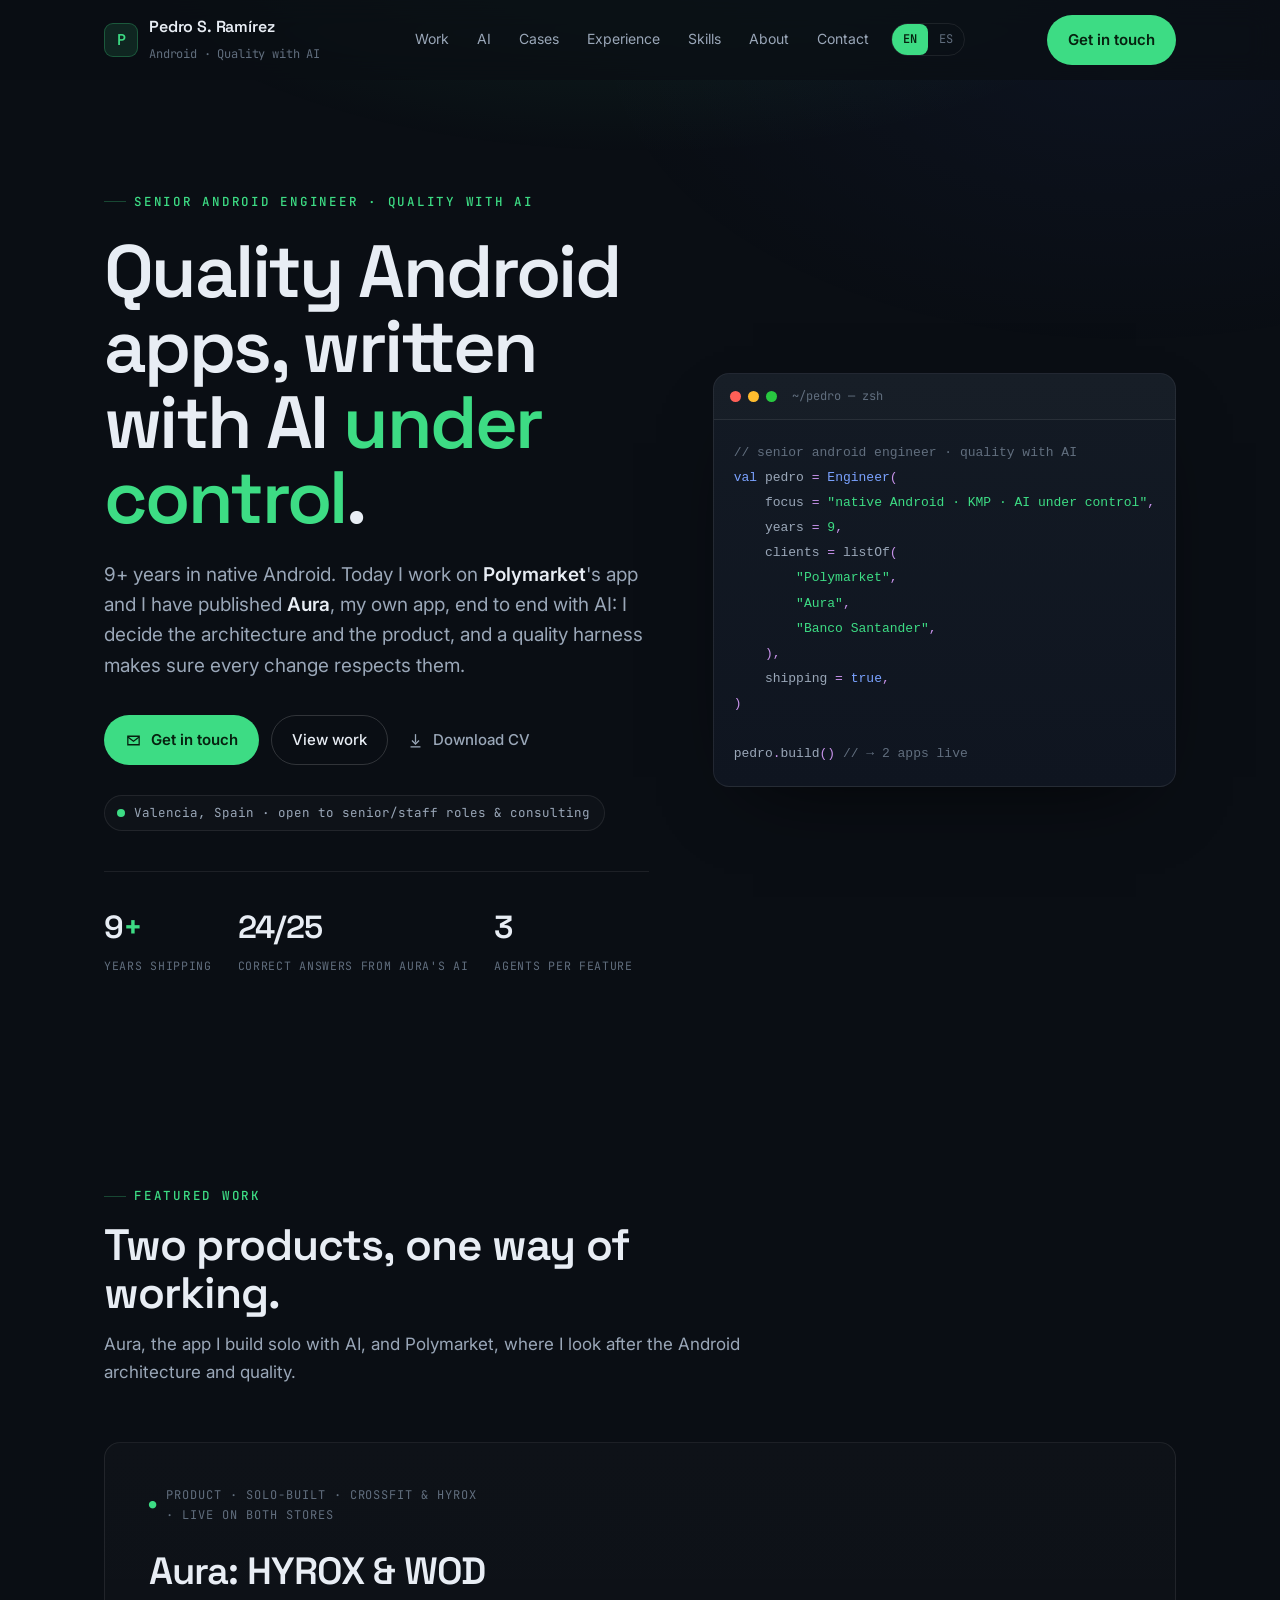
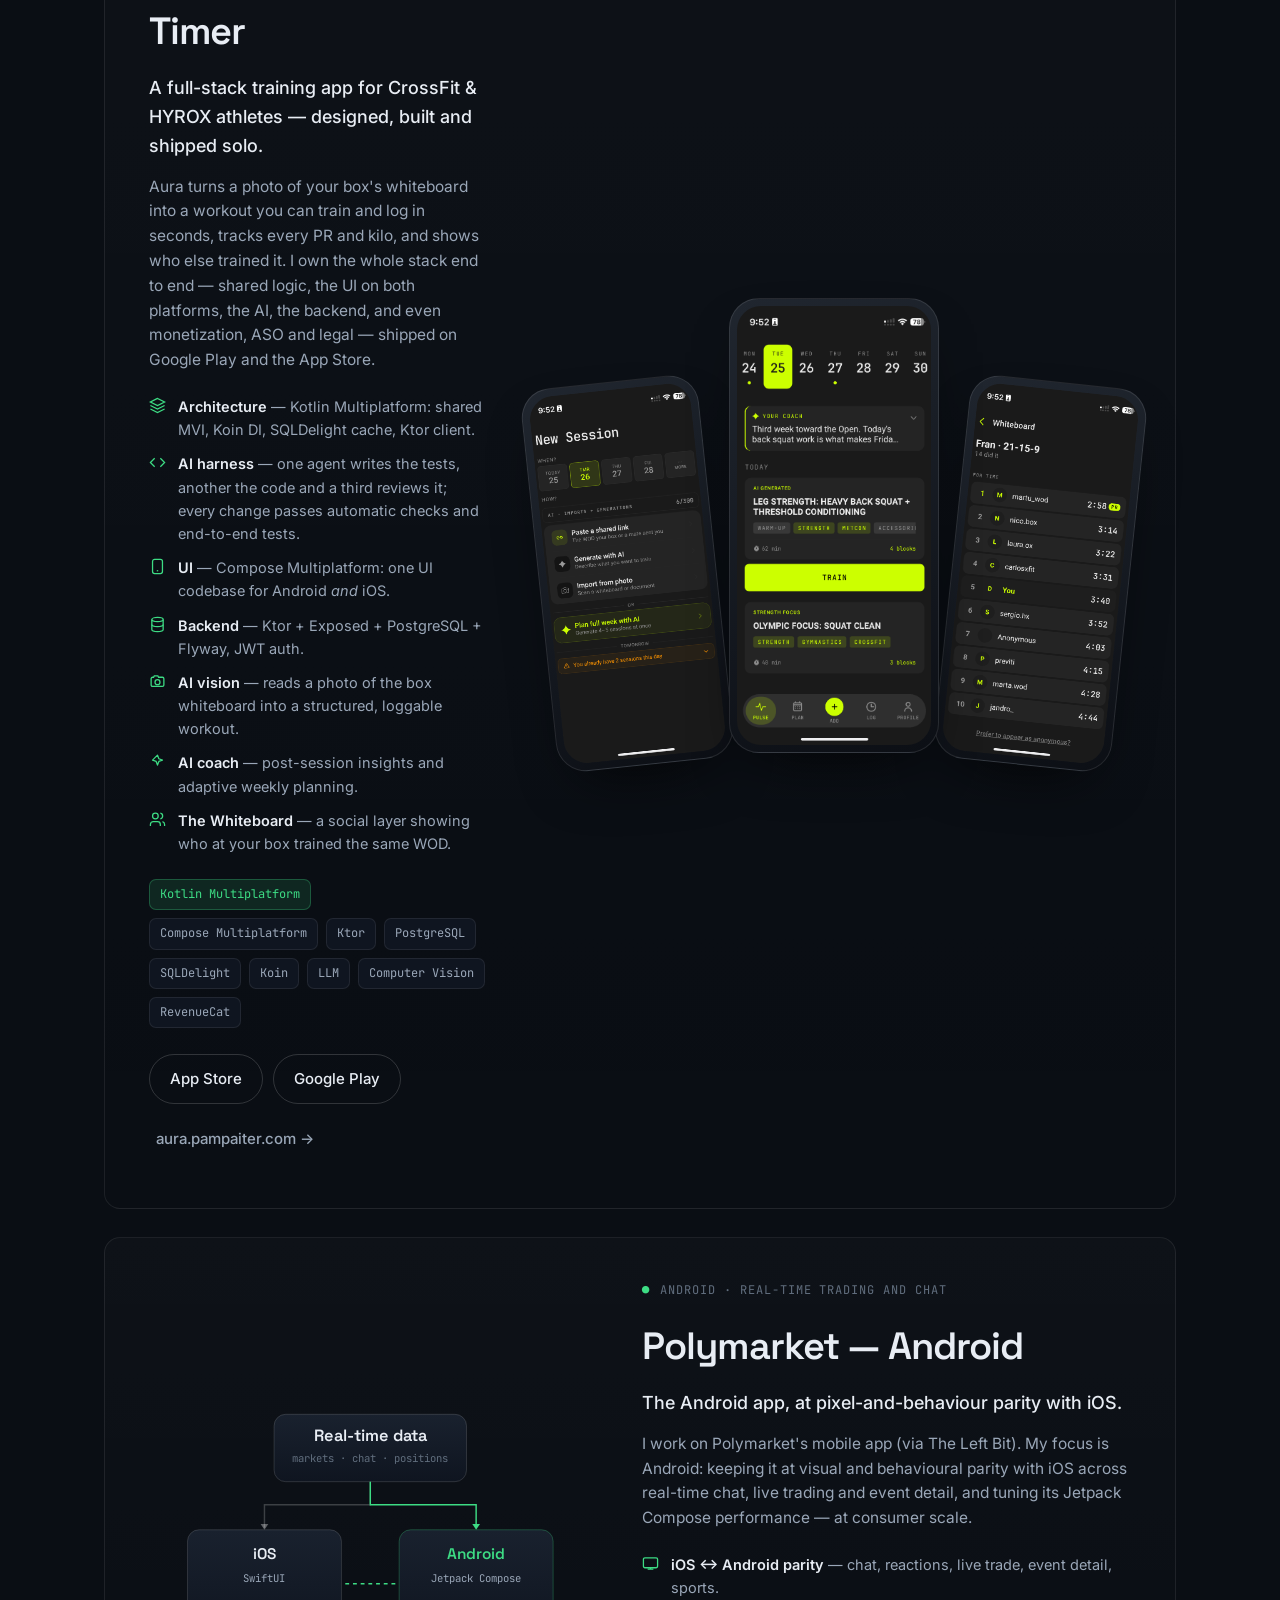
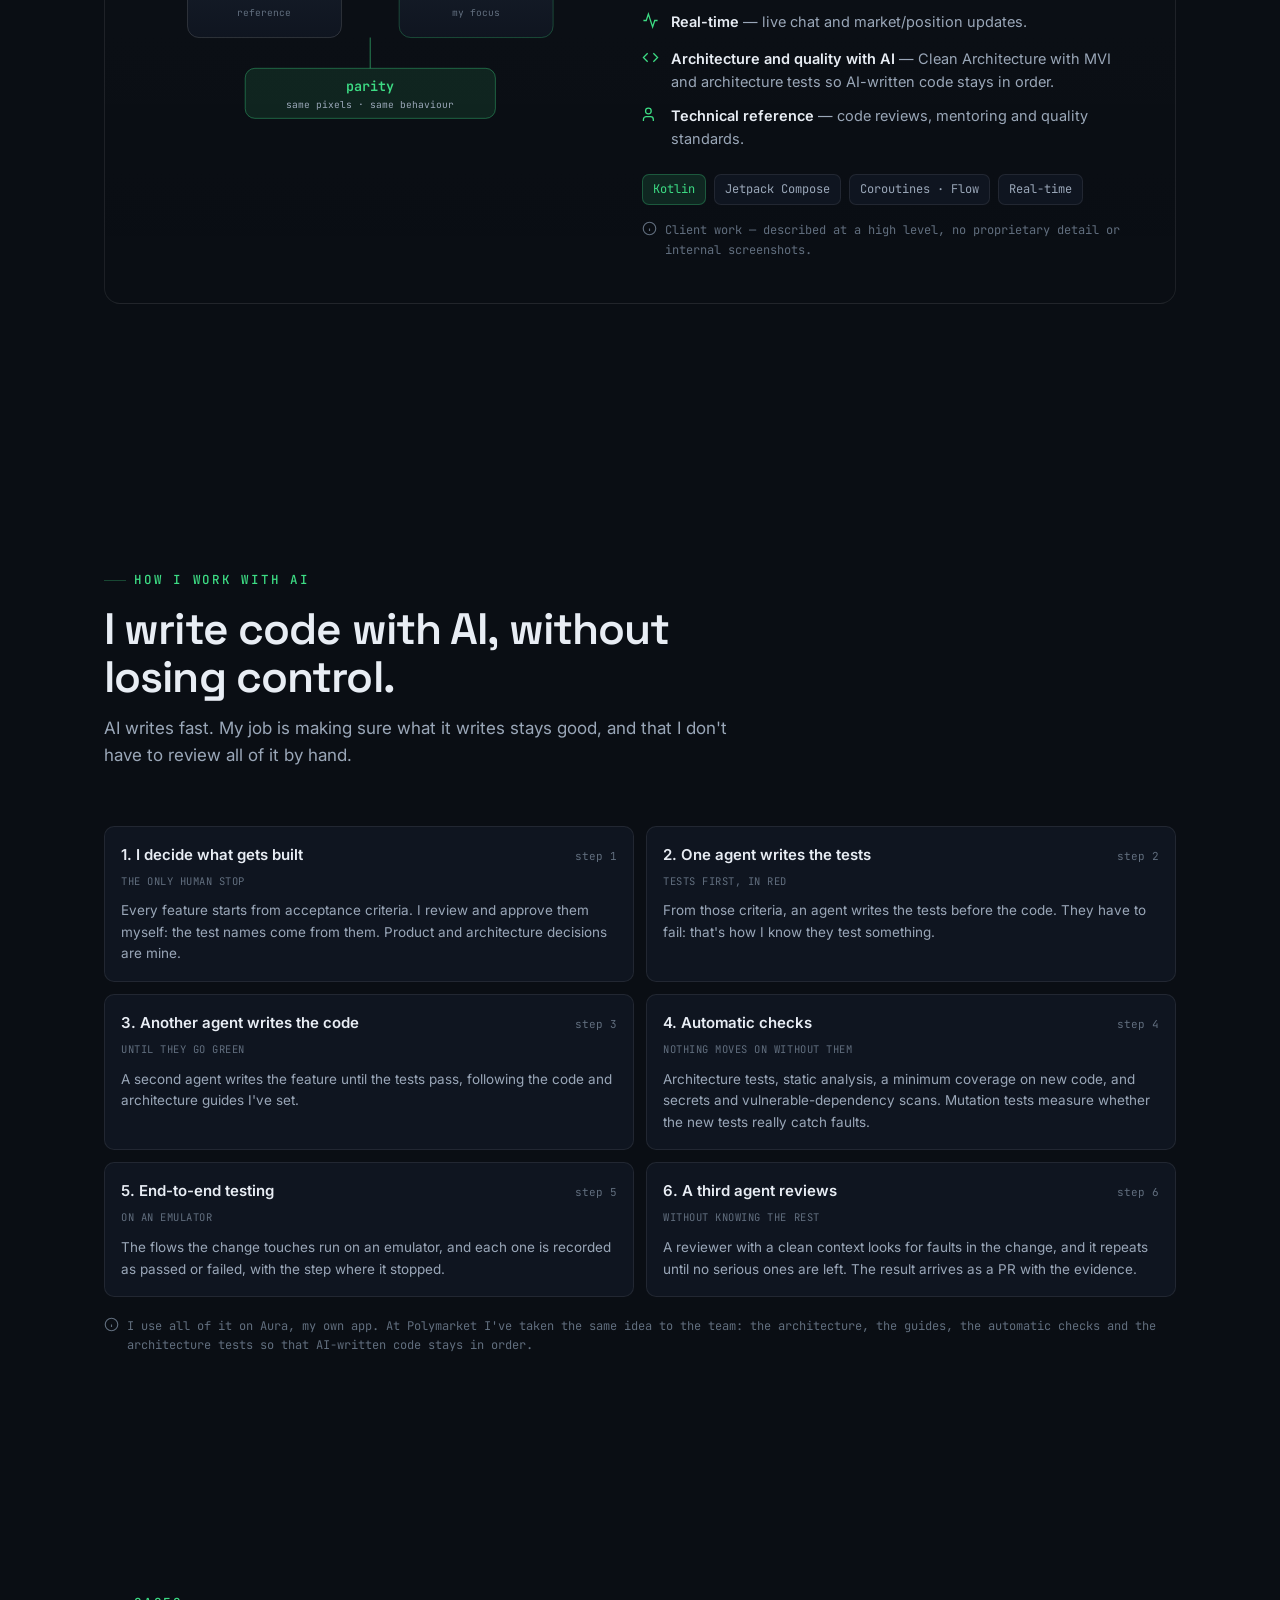
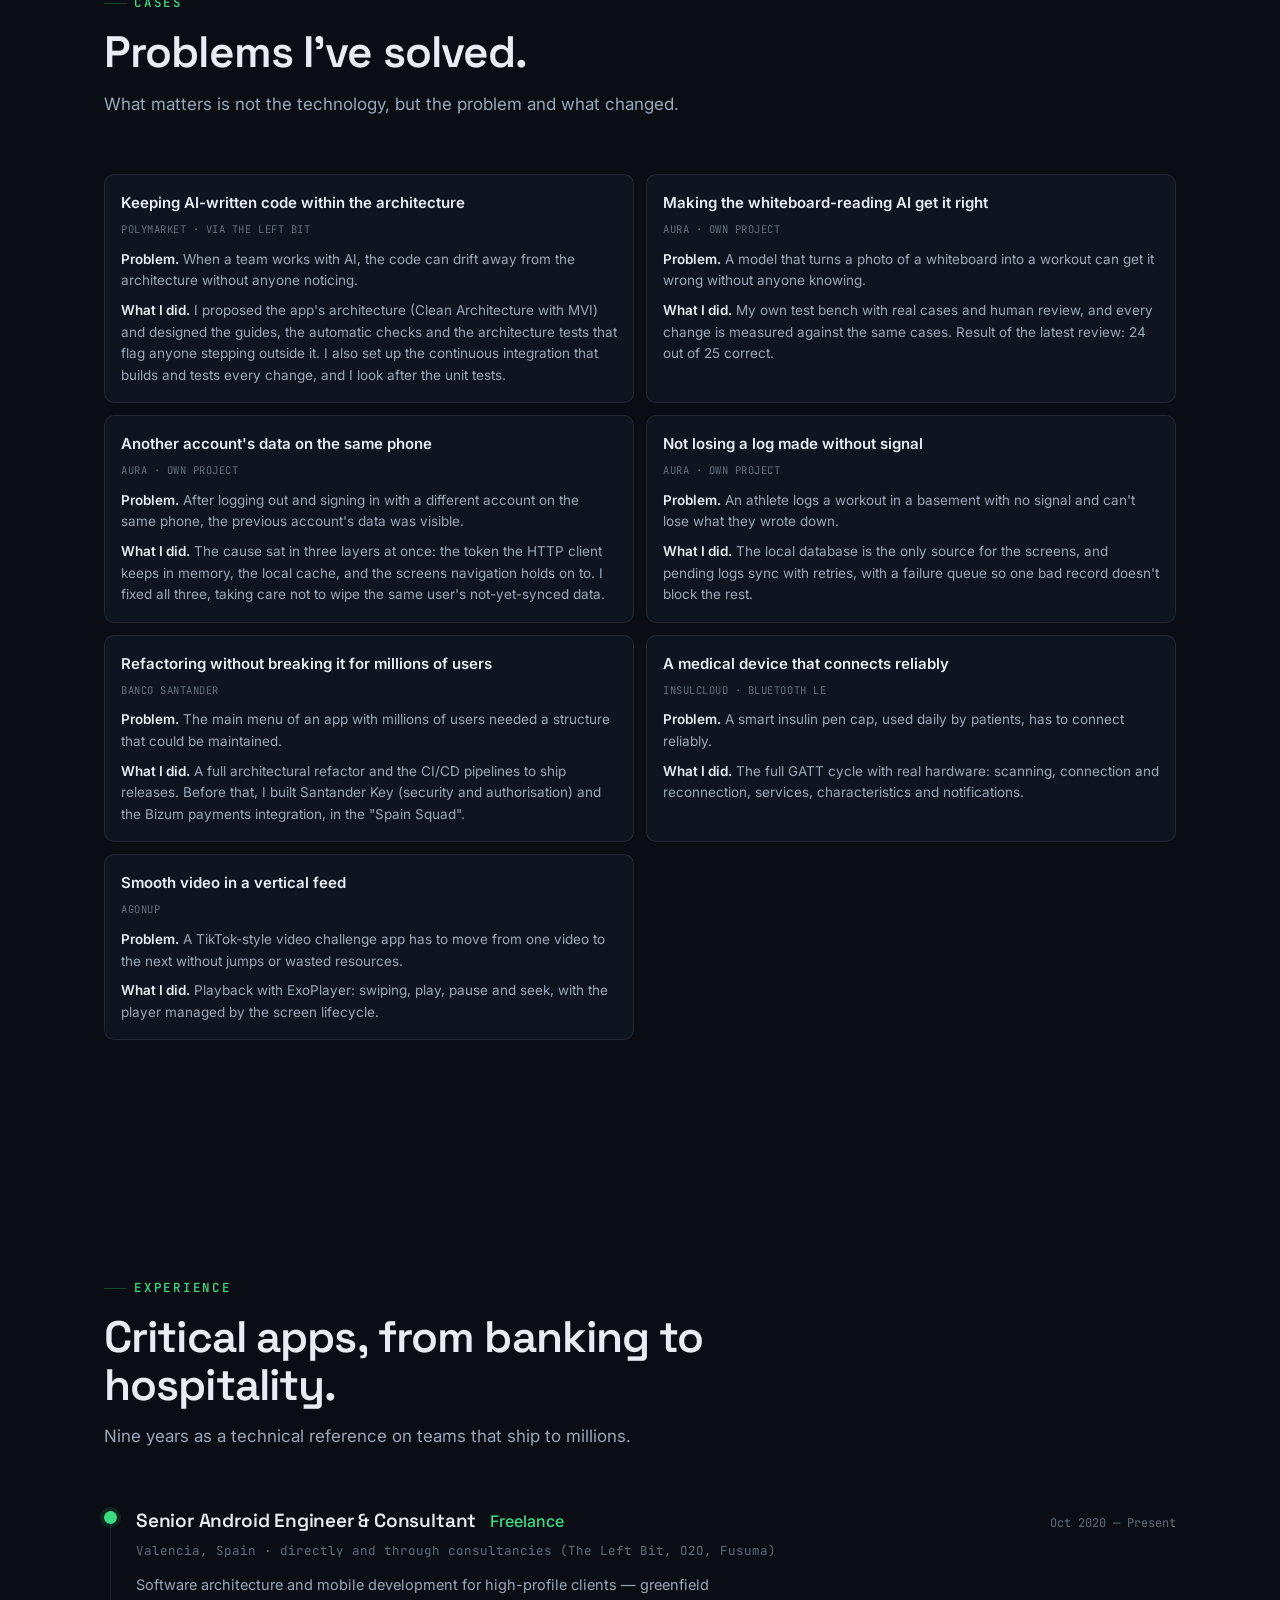
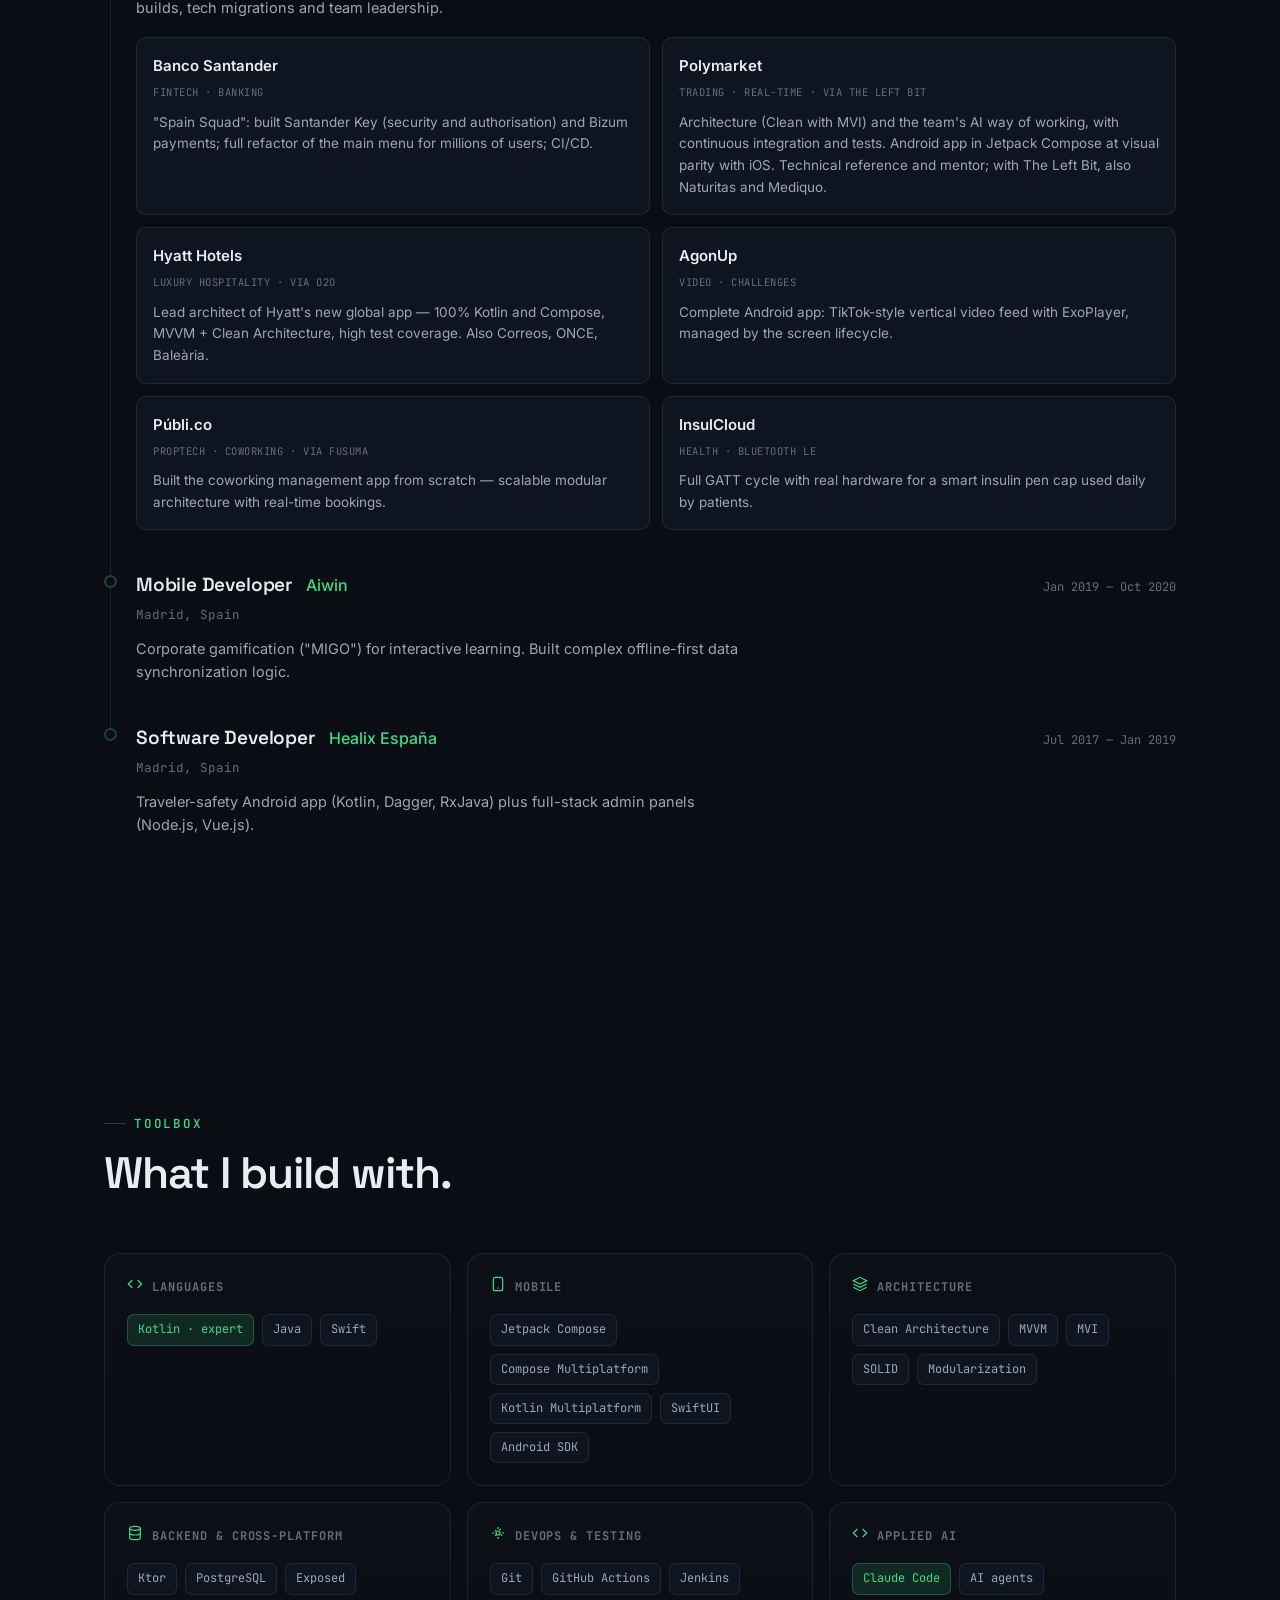
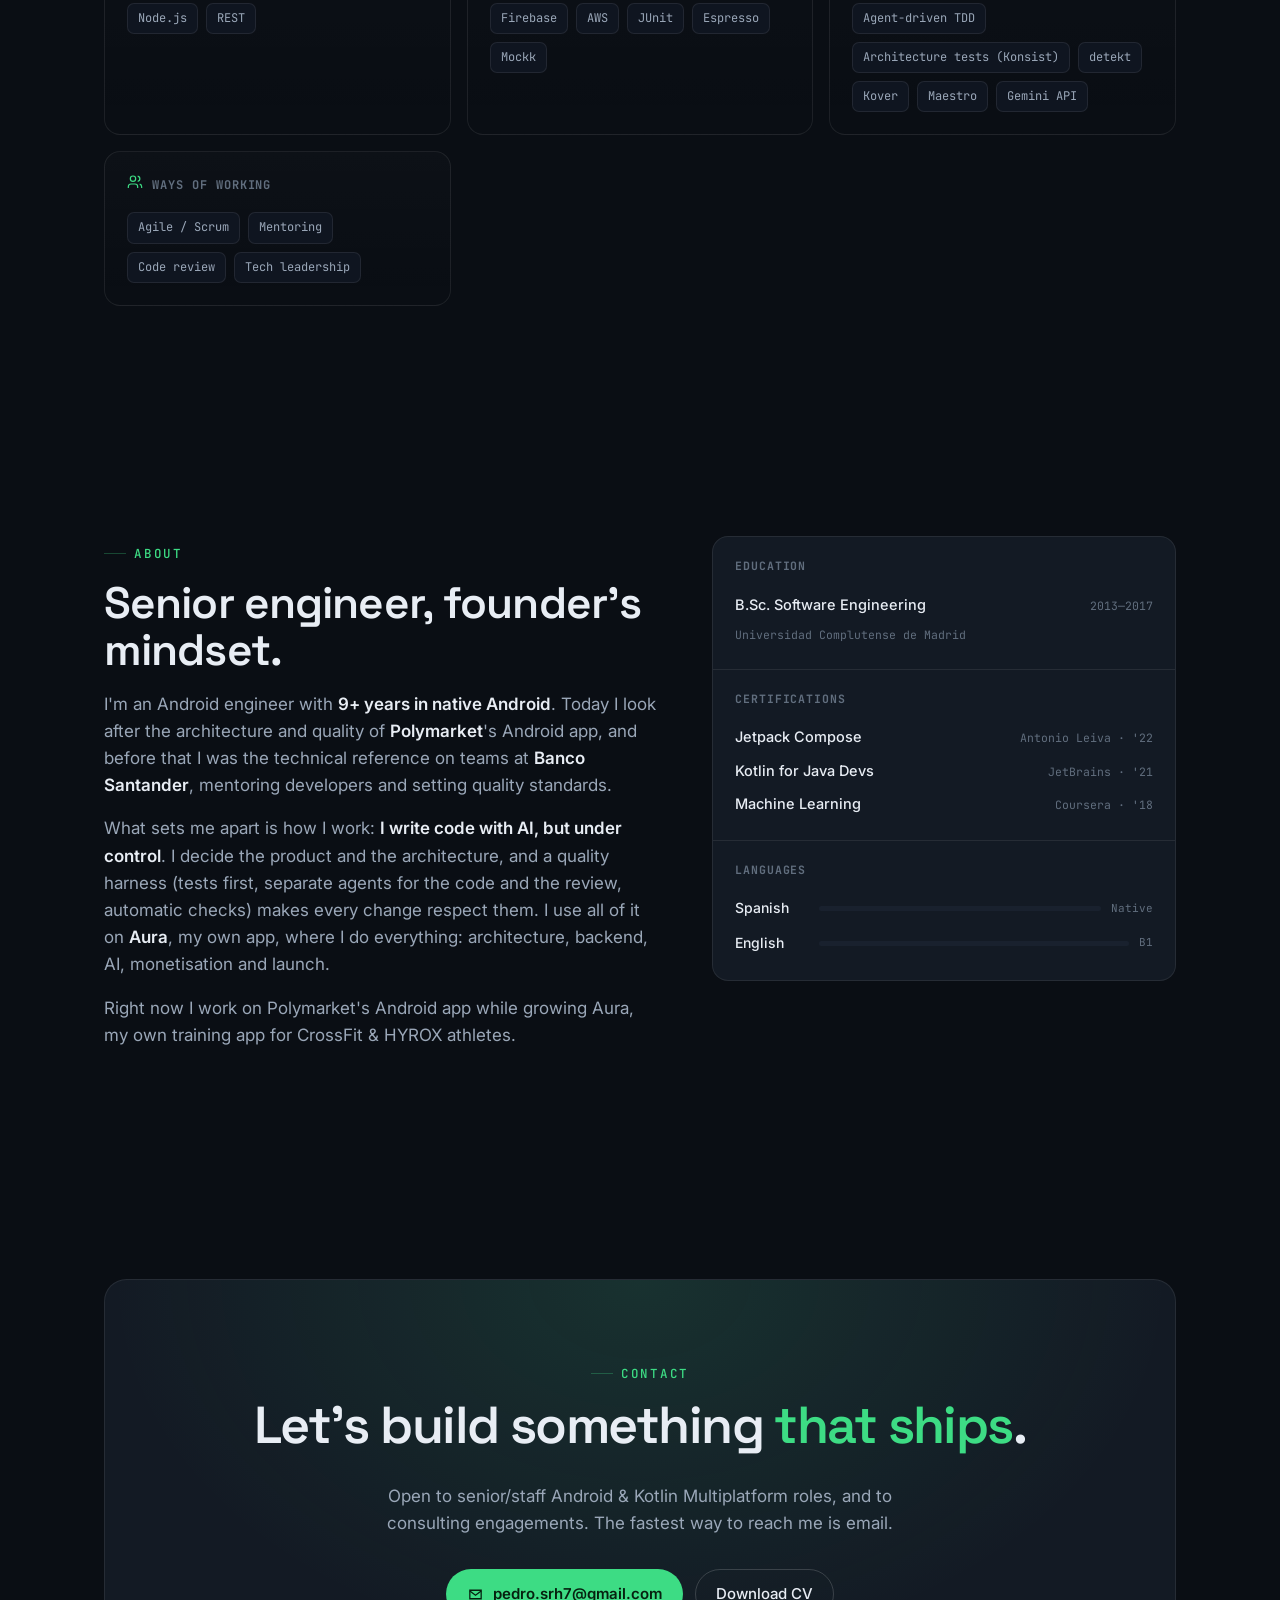
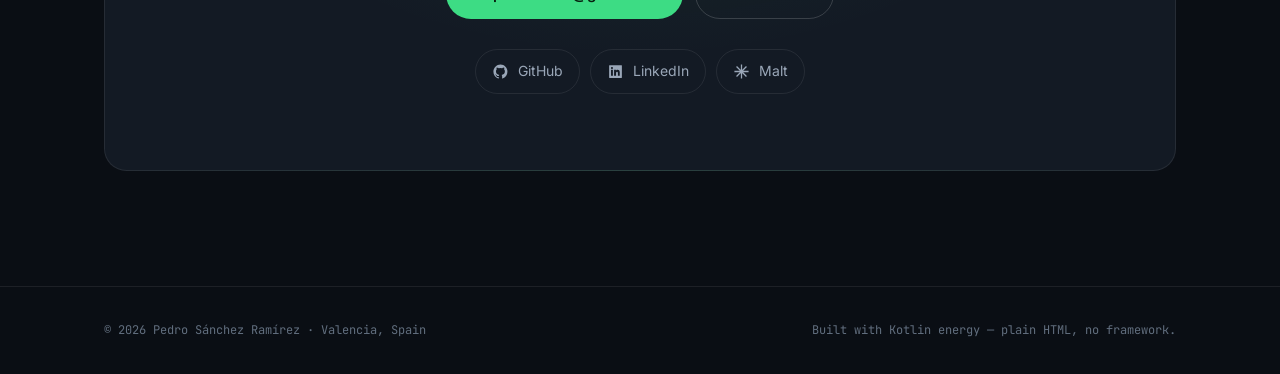
<file: index.html>
<!DOCTYPE html>
<html lang="en">
<head>
<meta charset="UTF-8" />
<meta name="viewport" content="width=device-width, initial-scale=1" />
<title>Pedro Sánchez Ramírez — Senior Android Engineer · Quality with AI</title>
<meta name="description" content="Senior Android engineer with 9+ years of experience. I work on Polymarket's app and I have published Aura, my AI training app, written with a quality harness: tests first, agents that write and review, and automatic checks." />
<meta name="author" content="Pedro Sánchez Ramírez" />
<meta name="theme-color" content="#0A0E14" />
<link rel="canonical" href="https://pedro.pampaiter.com/" />
<link rel="alternate" hreflang="en" href="https://pedro.pampaiter.com/" />
<link rel="alternate" hreflang="es" href="https://pedro.pampaiter.com/index.es.html" />
<link rel="alternate" hreflang="x-default" href="https://pedro.pampaiter.com/" />

<!-- Open Graph -->
<meta property="og:type" content="website" />
<meta property="og:title" content="Pedro Sánchez Ramírez — Senior Android Engineer · Quality with AI" />
<meta property="og:description" content="Quality Android written with AI under control: Polymarket, Aura (my own app, live on Google Play and the App Store) and a harness of tests, architecture and automatic review." />
<meta property="og:url" content="https://pedro.pampaiter.com/" />
<meta property="og:locale" content="en_US" />
<meta property="og:locale:alternate" content="es_ES" />
<meta name="twitter:card" content="summary_large_image" />
<meta name="twitter:title" content="Pedro Sánchez Ramírez — Senior Android Engineer · Quality with AI" />
<meta name="twitter:description" content="Quality Android written with AI under control. Polymarket and Aura." />

<link rel="icon" href="data:image/svg+xml,%3Csvg xmlns='http://www.w3.org/2000/svg' viewBox='0 0 100 100'%3E%3Crect width='100' height='100' rx='24' fill='%230A0E14'/%3E%3Ctext x='50' y='70' font-family='monospace' font-size='60' font-weight='700' fill='%233DDC84' text-anchor='middle'%3EP%3C/text%3E%3C/svg%3E" />

<link rel="preconnect" href="https://fonts.googleapis.com" />
<link rel="preconnect" href="https://fonts.gstatic.com" crossorigin />
<link rel="stylesheet" href="assets/styles.css" />

<script type="application/ld+json">
{
  "@context": "https://schema.org",
  "@type": "Person",
  "name": "Pedro Sánchez Ramírez",
  "jobTitle": "Senior Android Engineer · Quality with AI",
  "url": "https://pedro.pampaiter.com/",
  "email": "pedro.srh7@gmail.com",
  "address": { "@type": "PostalAddress", "addressLocality": "Valencia", "addressCountry": "ES" },
  "sameAs": [
    "https://github.com/pedrosr7",
    "https://www.linkedin.com/in/pedro-s%C3%A1nchez-ram%C3%ADrez-b98422159/",
    "https://www.malt.com/profile/pedrosanchezramirez"
  ],
  "knowsAbout": ["Kotlin","Jetpack Compose","Kotlin Multiplatform","Android","Clean Architecture","Ktor"],
  "alumniOf": "Universidad Complutense de Madrid"
}
</script>
</head>
<body>

<!-- ============ NAV ============ -->
<header class="nav" id="nav">
  <div class="nav-inner">
    <a class="brand" href="#top" aria-label="Pedro Sánchez Ramírez — home">
      <span class="monogram">P</span>
      <span>Pedro&nbsp;S.&nbsp;Ramírez <br><span class="sub">Android · Quality with AI</span></span>
    </a>
    <nav class="nav-links" id="navLinks" aria-label="Primary">
      <a href="#work">Work</a>
      <a href="#ai">AI</a>
      <a href="#cases">Cases</a>
      <a href="#experience">Experience</a>
      <a href="#skills">Skills</a>
      <a href="#about">About</a>
      <a href="#contact">Contact</a>
      <div class="lang-toggle" role="group" aria-label="Language">
        <a href="index.html" class="active" aria-current="true">EN</a>
        <a href="index.es.html">ES</a>
      </div>
    </nav>
    <div class="nav-cta">
      <a href="#contact" class="btn btn-primary">Get in touch</a>
      <button class="menu-btn" id="menuBtn" aria-label="Menu" aria-expanded="false" aria-controls="navLinks">
        <svg viewBox="0 0 24 24" width="24" height="24" fill="none" stroke="currentColor" stroke-width="1.8"><line x1="4" y1="7" x2="20" y2="7"/><line x1="4" y1="12" x2="20" y2="12"/><line x1="4" y1="17" x2="20" y2="17"/></svg>
      </button>
    </div>
  </div>
</header>

<main id="top">

<!-- ============ HERO ============ -->
<section class="hero container" id="hero">
  <div class="hero-grid">
    <div class="hero-copy">
      <span class="eyebrow reveal">Senior Android Engineer · Quality with AI</span>
      <h1 class="reveal">Quality Android apps, written with AI <span class="accent">under control</span>.</h1>
      <p class="hero-lead reveal">
        9+ years in native Android. Today I work on <strong>Polymarket</strong>'s app and I have published <strong>Aura</strong>, my own app, end to end with AI: I decide the architecture and the product, and a quality harness makes sure every change respects them.
      </p>
      <div class="hero-actions reveal">
        <a href="#contact" class="btn btn-primary">
          <svg viewBox="0 0 24 24" fill="none" stroke="currentColor" stroke-width="1.8"><path d="M4 6h16v12H4z"/><path d="m4 7 8 6 8-6"/></svg>
          Get in touch
        </a>
        <a href="#work" class="btn btn-ghost">View work</a>
        <a href="assets/pedro-sanchez-ramirez-cv-en.pdf" class="btn btn-text" target="_blank" rel="noopener">
          <svg viewBox="0 0 24 24" fill="none" stroke="currentColor" stroke-width="1.8"><path d="M12 3v12"/><path d="m7 12 5 5 5-5"/><path d="M5 21h14"/></svg>
          Download CV
        </a>
      </div>
      <div class="hero-meta reveal">
        <span class="status-chip"><span class="status-dot"></span> Valencia, Spain · open to senior/staff roles & consulting</span>
      </div>
      <div class="stat-row reveal">
        <div class="stat"><div class="num">9<span class="u">+</span></div><div class="lbl">Years shipping</div></div>
        <div class="stat"><div class="num">24/25</div><div class="lbl">Correct answers from Aura's AI</div></div>
        <div class="stat"><div class="num">3</div><div class="lbl">Agents per feature</div></div>
      </div>
    </div>

    <div class="hero-visual reveal">
      <div class="hero-card">
        <div class="bar"><i></i><i></i><i></i><span>~/pedro — zsh</span></div>
        <pre><code><span class="c">// senior android engineer · quality with AI</span>
<span class="k">val</span> pedro <span class="p">=</span> <span class="k">Engineer</span><span class="p">(</span>
    focus <span class="p">=</span> <span class="s">"native Android · KMP · AI under control"</span><span class="p">,</span>
    years <span class="p">=</span> <span class="s">9</span><span class="p">,</span>
    clients <span class="p">=</span> listOf<span class="p">(</span>
        <span class="s">"Polymarket"</span><span class="p">,</span>
        <span class="s">"Aura"</span><span class="p">,</span>
        <span class="s">"Banco Santander"</span><span class="p">,</span>
    <span class="p">)</span><span class="p">,</span>
    shipping <span class="p">=</span> <span class="k">true</span><span class="p">,</span>
<span class="p">)</span>

pedro<span class="p">.</span>build<span class="p">()</span> <span class="c">// → 2 apps live</span></code></pre>
      </div>
    </div>
  </div>
</section>

<!-- ============ WORK ============ -->
<section id="work" class="container">
  <div class="section-head reveal">
    <span class="eyebrow">Featured work</span>
    <h2 class="section-title">Two products, one way of working.</h2>
    <p class="section-subtitle">Aura, the app I build solo with AI, and Polymarket, where I look after the Android architecture and quality.</p>
  </div>

  <!-- Aura -->
  <article class="project reveal">
    <div class="project-grid">
      <div class="project-copy">
        <div class="project-label"><span class="badge">●</span> Product · Solo-built · CrossFit &amp; HYROX · Live on both stores</div>
        <h3>Aura: HYROX &amp; WOD Timer</h3>
        <p class="oneliner">A full-stack training app for CrossFit &amp; HYROX athletes — designed, built and shipped solo.</p>
        <p class="body">
          Aura turns a photo of your box's whiteboard into a workout you can train and log in seconds,
          tracks every PR and kilo, and shows who else trained it. I own the whole stack end to end —
          shared logic, the UI on both platforms, the AI, the backend, and even monetization, ASO and
          legal — shipped on Google Play and the App Store.
        </p>
        <ul class="highlights">
          <li><span class="ic"><svg viewBox="0 0 24 24" fill="none" stroke="currentColor" stroke-width="1.8"><path d="M12 2 2 7l10 5 10-5-10-5Z"/><path d="m2 17 10 5 10-5"/><path d="m2 12 10 5 10-5"/></svg></span><span><b>Architecture</b> — Kotlin Multiplatform: shared MVI, Koin DI, SQLDelight cache, Ktor client.</span></li>
          <li><span class="ic"><svg viewBox="0 0 24 24" fill="none" stroke="currentColor" stroke-width="1.8"><path d="m8 6-6 6 6 6"/><path d="m16 6 6 6-6 6"/></svg></span><span><b>AI harness</b> — one agent writes the tests, another the code and a third reviews it; every change passes automatic checks and end-to-end tests.</span></li>
          <li><span class="ic"><svg viewBox="0 0 24 24" fill="none" stroke="currentColor" stroke-width="1.8"><rect x="5" y="2" width="14" height="20" rx="3"/><path d="M11 18h2"/></svg></span><span><b>UI</b> — Compose Multiplatform: one UI codebase for Android <em>and</em> iOS.</span></li>
          <li><span class="ic"><svg viewBox="0 0 24 24" fill="none" stroke="currentColor" stroke-width="1.8"><ellipse cx="12" cy="5" rx="8" ry="3"/><path d="M4 5v14c0 1.7 3.6 3 8 3s8-1.3 8-3V5"/><path d="M4 12c0 1.7 3.6 3 8 3s8-1.3 8-3"/></svg></span><span><b>Backend</b> — Ktor + Exposed + PostgreSQL + Flyway, JWT auth.</span></li>
          <li><span class="ic"><svg viewBox="0 0 24 24" fill="none" stroke="currentColor" stroke-width="1.8"><path d="M3 8a2 2 0 0 1 2-2h1.5l1-2h5l1 2H19a2 2 0 0 1 2 2v9a2 2 0 0 1-2 2H5a2 2 0 0 1-2-2z"/><circle cx="12" cy="13" r="3.5"/></svg></span><span><b>AI vision</b> — reads a photo of the box whiteboard into a structured, loggable workout.</span></li>
          <li><span class="ic"><svg viewBox="0 0 24 24" fill="none" stroke="currentColor" stroke-width="1.8" stroke-linejoin="round"><path d="M12 3l1.9 5.1L19 10l-5.1 1.9L12 17l-1.9-5.1L5 10z"/></svg></span><span><b>AI coach</b> — post-session insights and adaptive weekly planning.</span></li>
          <li><span class="ic"><svg viewBox="0 0 24 24" fill="none" stroke="currentColor" stroke-width="1.8"><path d="M16 21v-2a4 4 0 0 0-4-4H6a4 4 0 0 0-4 4v2"/><circle cx="9" cy="7" r="4"/><path d="M22 21v-2a4 4 0 0 0-3-3.87M16 3.13A4 4 0 0 1 16 11"/></svg></span><span><b>The Whiteboard</b> — a social layer showing who at your box trained the same WOD.</span></li>
        </ul>
        <div class="tags">
          <span class="tag tag--accent">Kotlin Multiplatform</span>
          <span class="tag">Compose Multiplatform</span>
          <span class="tag">Ktor</span>
          <span class="tag">PostgreSQL</span>
          <span class="tag">SQLDelight</span>
          <span class="tag">Koin</span>
          <span class="tag">LLM</span>
          <span class="tag">Computer Vision</span>
          <span class="tag">RevenueCat</span>
        </div>
        <div class="project-links">
          <a class="btn btn-ghost" href="https://apps.apple.com/us/app/aura-ai-training-coach/id6773849897" target="_blank" rel="noopener">App Store</a>
          <a class="btn btn-ghost" href="https://play.google.com/store/apps/details?id=com.pampa.aura" target="_blank" rel="noopener">Google Play</a>
          <a class="btn btn-text" href="https://aura.pampaiter.com" target="_blank" rel="noopener">aura.pampaiter.com →</a>
        </div>
      </div>
      <div class="project-visual">
        <div class="phones">
          <div class="phone"><img src="assets/captures/aura-newsession.png" alt="Aura new-session screen: import a WOD from a photo, a link or AI" loading="lazy" width="1125" height="2436" /></div>
          <div class="phone"><img src="assets/captures/aura-pulse.png" alt="Aura daily home screen" loading="lazy" width="1125" height="2436" /></div>
          <div class="phone"><img src="assets/captures/aura-pizarra.png" alt="Aura Whiteboard: who at your box did today's WOD and their marks" loading="lazy" width="1125" height="2436" /></div>
        </div>
      </div>
    </div>
  </article>

  <!-- Polymarket -->
  <article class="project project--reverse reveal">
    <div class="project-grid">
      <div class="project-copy">
        <div class="project-label"><span class="badge">●</span> Android · Real-time trading and chat</div>
        <h3>Polymarket — Android</h3>
        <p class="oneliner">The Android app, at pixel-and-behaviour parity with iOS.</p>
        <p class="body">
          I work on Polymarket's mobile app (via The Left Bit). My focus is Android: keeping it
          at visual and behavioural parity with iOS across real-time chat, live trading and
          event detail, and tuning its Jetpack Compose performance — at consumer scale.
        </p>
        <ul class="highlights">
          <li><span class="ic"><svg viewBox="0 0 24 24" fill="none" stroke="currentColor" stroke-width="1.8"><rect x="2" y="4" width="20" height="14" rx="2"/><path d="M8 20h8M12 18v2"/></svg></span><span><b>iOS ↔ Android parity</b> — chat, reactions, live trade, event detail, sports.</span></li>
          <li><span class="ic"><svg viewBox="0 0 24 24" fill="none" stroke="currentColor" stroke-width="1.8"><path d="M22 12h-4l-3 9L9 3l-3 9H2"/></svg></span><span><b>Real-time</b> — live chat and market/position updates.</span></li>
          <li><span class="ic"><svg viewBox="0 0 24 24" fill="none" stroke="currentColor" stroke-width="1.8"><path d="m8 6-6 6 6 6"/><path d="m16 6 6 6-6 6"/></svg></span><span><b>Architecture and quality with AI</b> — Clean Architecture with MVI and architecture tests so AI-written code stays in order.</span></li>
          <li><span class="ic"><svg viewBox="0 0 24 24" fill="none" stroke="currentColor" stroke-width="1.8"><path d="M16 21v-2a4 4 0 0 0-4-4H6a4 4 0 0 0-4 4v2"/><circle cx="9" cy="7" r="4"/></svg></span><span><b>Technical reference</b> — code reviews, mentoring and quality standards.</span></li>
        </ul>
        <div class="tags">
          <span class="tag tag--accent">Kotlin</span>
          <span class="tag">Jetpack Compose</span>
          <span class="tag">Coroutines · Flow</span>
          <span class="tag">Real-time</span>
        </div>
        <div class="note-inline">
          <span class="ic"><svg viewBox="0 0 24 24" fill="none" stroke="currentColor" stroke-width="1.8"><circle cx="12" cy="12" r="10"/><path d="M12 16v-4M12 8h.01"/></svg></span>
          <span>Client work — described at a high level, no proprietary detail or internal screenshots.</span>
        </div>
      </div>
      <div class="project-visual">
        <div class="pipeline">
          <svg viewBox="0 0 460 360" xmlns="http://www.w3.org/2000/svg" role="img" aria-label="Diagram: the iOS app as reference and the Android app at parity across chat, trading and events">
            <defs>
              <linearGradient id="g1" x1="0" y1="0" x2="0" y2="1">
                <stop offset="0" stop-color="#19212E"/><stop offset="1" stop-color="#0F1520"/>
              </linearGradient>
            </defs>
            <rect x="130" y="18" width="200" height="70" rx="12" fill="url(#g1)" stroke="rgba(255,255,255,0.14)"/>
            <text x="230" y="46" text-anchor="middle" fill="#E8EDF4" font-family="'Space Grotesk',sans-serif" font-weight="600" font-size="17">Real-time data</text>
            <text x="230" y="68" text-anchor="middle" fill="#616E7E" font-family="'JetBrains Mono',monospace" font-size="11">markets · chat · positions</text>
            <path d="M230 88 V112 H120 V136" fill="none" stroke="rgba(255,255,255,0.2)" stroke-width="1.5"/>
            <path d="M230 88 V112 H340 V136" fill="none" stroke="#3DDC84" stroke-width="1.5"/>
            <path d="M116 132l4 6 4-6z" fill="rgba(255,255,255,0.35)"/>
            <path d="M336 132l4 6 4-6z" fill="#3DDC84"/>
            <rect x="40" y="138" width="160" height="112" rx="12" fill="url(#g1)" stroke="rgba(255,255,255,0.14)"/>
            <text x="120" y="168" text-anchor="middle" fill="#E8EDF4" font-family="'Space Grotesk',sans-serif" font-weight="600" font-size="16">iOS</text>
            <text x="120" y="192" text-anchor="middle" fill="#9AA7B8" font-family="'JetBrains Mono',monospace" font-size="11">SwiftUI</text>
            <text x="120" y="228" text-anchor="middle" fill="#616E7E" font-family="'JetBrains Mono',monospace" font-size="10">reference</text>
            <rect x="260" y="138" width="160" height="112" rx="12" fill="url(#g1)" stroke="rgba(61,220,132,0.28)"/>
            <text x="340" y="168" text-anchor="middle" fill="#3DDC84" font-family="'Space Grotesk',sans-serif" font-weight="600" font-size="16">Android</text>
            <text x="340" y="192" text-anchor="middle" fill="#9AA7B8" font-family="'JetBrains Mono',monospace" font-size="11">Jetpack Compose</text>
            <text x="340" y="228" text-anchor="middle" fill="#616E7E" font-family="'JetBrains Mono',monospace" font-size="10">my focus</text>
            <line x1="204" y1="194" x2="256" y2="194" stroke="#3DDC84" stroke-width="1.5" stroke-dasharray="4 4"/>
            <rect x="100" y="282" width="260" height="52" rx="10" fill="rgba(61,220,132,0.10)" stroke="rgba(61,220,132,0.4)"/>
            <text x="230" y="306" text-anchor="middle" fill="#3DDC84" font-family="'JetBrains Mono',monospace" font-weight="600" font-size="14">parity</text>
            <text x="230" y="323" text-anchor="middle" fill="#9AA7B8" font-family="'JetBrains Mono',monospace" font-size="10">same pixels · same behaviour</text>
            <path d="M230 250 V282" fill="none" stroke="rgba(61,220,132,0.4)" stroke-width="1.5"/>
          </svg>
        </div>
      </div>
    </div>
  </article>
</section>

<!-- ============ AI ============ -->
<section id="ai" class="container">
  <div class="section-head reveal">
    <span class="eyebrow">How I work with AI</span>
    <h2 class="section-title">I write code with AI, without losing control.</h2>
    <p class="section-subtitle">AI writes fast. My job is making sure what it writes stays good, and that I don't have to review all of it by hand.</p>
  </div>
  <div class="client-cards reveal">
    <div class="client-card">
      <div class="cc-top"><span class="cc-name">1. I decide what gets built</span><span class="cc-date">step 1</span></div>
      <span class="cc-sector">The only human stop</span>
      <p>Every feature starts from acceptance criteria. I review and approve them myself: the test names come from them. Product and architecture decisions are mine.</p>
    </div>
    <div class="client-card">
      <div class="cc-top"><span class="cc-name">2. One agent writes the tests</span><span class="cc-date">step 2</span></div>
      <span class="cc-sector">Tests first, in red</span>
      <p>From those criteria, an agent writes the tests before the code. They have to fail: that's how I know they test something.</p>
    </div>
    <div class="client-card">
      <div class="cc-top"><span class="cc-name">3. Another agent writes the code</span><span class="cc-date">step 3</span></div>
      <span class="cc-sector">Until they go green</span>
      <p>A second agent writes the feature until the tests pass, following the code and architecture guides I've set.</p>
    </div>
    <div class="client-card">
      <div class="cc-top"><span class="cc-name">4. Automatic checks</span><span class="cc-date">step 4</span></div>
      <span class="cc-sector">Nothing moves on without them</span>
      <p>Architecture tests, static analysis, a minimum coverage on new code, and secrets and vulnerable-dependency scans. Mutation tests measure whether the new tests really catch faults.</p>
    </div>
    <div class="client-card">
      <div class="cc-top"><span class="cc-name">5. End-to-end testing</span><span class="cc-date">step 5</span></div>
      <span class="cc-sector">On an emulator</span>
      <p>The flows the change touches run on an emulator, and each one is recorded as passed or failed, with the step where it stopped.</p>
    </div>
    <div class="client-card">
      <div class="cc-top"><span class="cc-name">6. A third agent reviews</span><span class="cc-date">step 6</span></div>
      <span class="cc-sector">Without knowing the rest</span>
      <p>A reviewer with a clean context looks for faults in the change, and it repeats until no serious ones are left. The result arrives as a PR with the evidence.</p>
    </div>
  </div>
  <div class="note-inline reveal" style="margin-top:20px">
    <span class="ic"><svg viewBox="0 0 24 24" fill="none" stroke="currentColor" stroke-width="1.8"><circle cx="12" cy="12" r="10"/><path d="M12 16v-4M12 8h.01"/></svg></span>
    <span>I use all of it on Aura, my own app. At Polymarket I've taken the same idea to the team: the architecture, the guides, the automatic checks and the architecture tests so that AI-written code stays in order.</span>
  </div>
</section>

<!-- ============ CASES ============ -->
<section id="cases" class="container">
  <div class="section-head reveal">
    <span class="eyebrow">Cases</span>
    <h2 class="section-title">Problems I've solved.</h2>
    <p class="section-subtitle">What matters is not the technology, but the problem and what changed.</p>
  </div>
  <div class="client-cards reveal">
    <div class="client-card">
      <div class="cc-top"><span class="cc-name">Keeping AI-written code within the architecture</span></div>
      <span class="cc-sector">Polymarket · via The Left Bit</span>
      <p><b>Problem.</b> When a team works with AI, the code can drift away from the architecture without anyone noticing.</p>
      <p><b>What I did.</b> I proposed the app's architecture (Clean Architecture with MVI) and designed the guides, the automatic checks and the architecture tests that flag anyone stepping outside it. I also set up the continuous integration that builds and tests every change, and I look after the unit tests.</p>
    </div>
    <div class="client-card">
      <div class="cc-top"><span class="cc-name">Making the whiteboard-reading AI get it right</span></div>
      <span class="cc-sector">Aura · own project</span>
      <p><b>Problem.</b> A model that turns a photo of a whiteboard into a workout can get it wrong without anyone knowing.</p>
      <p><b>What I did.</b> My own test bench with real cases and human review, and every change is measured against the same cases. Result of the latest review: 24 out of 25 correct.</p>
    </div>
    <div class="client-card">
      <div class="cc-top"><span class="cc-name">Another account's data on the same phone</span></div>
      <span class="cc-sector">Aura · own project</span>
      <p><b>Problem.</b> After logging out and signing in with a different account on the same phone, the previous account's data was visible.</p>
      <p><b>What I did.</b> The cause sat in three layers at once: the token the HTTP client keeps in memory, the local cache, and the screens navigation holds on to. I fixed all three, taking care not to wipe the same user's not-yet-synced data.</p>
    </div>
    <div class="client-card">
      <div class="cc-top"><span class="cc-name">Not losing a log made without signal</span></div>
      <span class="cc-sector">Aura · own project</span>
      <p><b>Problem.</b> An athlete logs a workout in a basement with no signal and can't lose what they wrote down.</p>
      <p><b>What I did.</b> The local database is the only source for the screens, and pending logs sync with retries, with a failure queue so one bad record doesn't block the rest.</p>
    </div>
    <div class="client-card">
      <div class="cc-top"><span class="cc-name">Refactoring without breaking it for millions of users</span></div>
      <span class="cc-sector">Banco Santander</span>
      <p><b>Problem.</b> The main menu of an app with millions of users needed a structure that could be maintained.</p>
      <p><b>What I did.</b> A full architectural refactor and the CI/CD pipelines to ship releases. Before that, I built Santander Key (security and authorisation) and the Bizum payments integration, in the "Spain Squad".</p>
    </div>
    <div class="client-card">
      <div class="cc-top"><span class="cc-name">A medical device that connects reliably</span></div>
      <span class="cc-sector">InsulCloud · Bluetooth LE</span>
      <p><b>Problem.</b> A smart insulin pen cap, used daily by patients, has to connect reliably.</p>
      <p><b>What I did.</b> The full GATT cycle with real hardware: scanning, connection and reconnection, services, characteristics and notifications.</p>
    </div>
    <div class="client-card">
      <div class="cc-top"><span class="cc-name">Smooth video in a vertical feed</span></div>
      <span class="cc-sector">AgonUp</span>
      <p><b>Problem.</b> A TikTok-style video challenge app has to move from one video to the next without jumps or wasted resources.</p>
      <p><b>What I did.</b> Playback with ExoPlayer: swiping, play, pause and seek, with the player managed by the screen lifecycle.</p>
    </div>
  </div>
</section>

<!-- ============ EXPERIENCE ============ -->
<section id="experience" class="container">
  <div class="section-head reveal">
    <span class="eyebrow">Experience</span>
    <h2 class="section-title">Critical apps, from banking to hospitality.</h2>
    <p class="section-subtitle">Nine years as a technical reference on teams that ship to millions.</p>
  </div>

  <div class="timeline">
    <!-- Freelance -->
    <div class="tl-item current reveal">
      <div class="tl-head">
        <span class="tl-role">Senior Android Engineer &amp; Consultant</span>
        <span class="tl-company">Freelance</span>
        <span class="tl-date">Oct 2020 — Present</span>
      </div>
      <div class="tl-meta">Valencia, Spain · directly and through consultancies (The Left Bit, O2O, Fusuma)</div>
      <p class="tl-desc">Software architecture and mobile development for high-profile clients — greenfield builds, tech migrations and team leadership.</p>
      <div class="client-cards">
        <div class="client-card">
          <div class="cc-top"><span class="cc-name">Banco Santander</span></div>
          <span class="cc-sector">Fintech · Banking</span>
          <p>"Spain Squad": built Santander Key (security and authorisation) and Bizum payments; full refactor of the main menu for millions of users; CI/CD.</p>
        </div>
        <div class="client-card">
          <div class="cc-top"><span class="cc-name">Polymarket</span></div>
          <span class="cc-sector">Trading · Real-time · via The Left Bit</span>
          <p>Architecture (Clean with MVI) and the team's AI way of working, with continuous integration and tests. Android app in Jetpack Compose at visual parity with iOS. Technical reference and mentor; with The Left Bit, also Naturitas and Mediquo.</p>
        </div>
        <div class="client-card">
          <div class="cc-top"><span class="cc-name">Hyatt Hotels</span></div>
          <span class="cc-sector">Luxury hospitality · via O2O</span>
          <p>Lead architect of Hyatt's new global app — 100% Kotlin and Compose, MVVM + Clean Architecture, high test coverage. Also Correos, ONCE, Baleària.</p>
        </div>
        <div class="client-card">
          <div class="cc-top"><span class="cc-name">AgonUp</span></div>
          <span class="cc-sector">Video · Challenges</span>
          <p>Complete Android app: TikTok-style vertical video feed with ExoPlayer, managed by the screen lifecycle.</p>
        </div>
        <div class="client-card">
          <div class="cc-top"><span class="cc-name">Públi.co</span></div>
          <span class="cc-sector">PropTech · Coworking · via Fusuma</span>
          <p>Built the coworking management app from scratch — scalable modular architecture with real-time bookings.</p>
        </div>
        <div class="client-card">
          <div class="cc-top"><span class="cc-name">InsulCloud</span></div>
          <span class="cc-sector">Health · Bluetooth LE</span>
          <p>Full GATT cycle with real hardware for a smart insulin pen cap used daily by patients.</p>
        </div>
      </div>
    </div>

    <!-- Aiwin -->
    <div class="tl-item reveal">
      <div class="tl-head">
        <span class="tl-role">Mobile Developer</span>
        <span class="tl-company">Aiwin</span>
        <span class="tl-date">Jan 2019 — Oct 2020</span>
      </div>
      <div class="tl-meta">Madrid, Spain</div>
      <p class="tl-desc">Corporate gamification ("MIGO") for interactive learning. Built complex offline-first data synchronization logic.</p>
    </div>

    <!-- Healix -->
    <div class="tl-item reveal">
      <div class="tl-head">
        <span class="tl-role">Software Developer</span>
        <span class="tl-company">Healix España</span>
        <span class="tl-date">Jul 2017 — Jan 2019</span>
      </div>
      <div class="tl-meta">Madrid, Spain</div>
      <p class="tl-desc">Traveler-safety Android app (Kotlin, Dagger, RxJava) plus full-stack admin panels (Node.js, Vue.js).</p>
    </div>
  </div>
</section>

<!-- ============ SKILLS ============ -->
<section id="skills" class="container">
  <div class="section-head reveal">
    <span class="eyebrow">Toolbox</span>
    <h2 class="section-title">What I build with.</h2>
  </div>
  <div class="skills-grid">
    <div class="skill-group reveal">
      <h4><span class="ic"><svg viewBox="0 0 24 24" fill="none" stroke="currentColor" stroke-width="1.8"><path d="m8 6-6 6 6 6"/><path d="m16 6 6 6-6 6"/></svg></span> Languages</h4>
      <div class="tags"><span class="tag tag--accent">Kotlin · expert</span><span class="tag">Java</span><span class="tag">Swift</span></div>
    </div>
    <div class="skill-group reveal">
      <h4><span class="ic"><svg viewBox="0 0 24 24" fill="none" stroke="currentColor" stroke-width="1.8"><rect x="5" y="2" width="14" height="20" rx="3"/><path d="M11 18h2"/></svg></span> Mobile</h4>
      <div class="tags"><span class="tag">Jetpack Compose</span><span class="tag">Compose Multiplatform</span><span class="tag">Kotlin Multiplatform</span><span class="tag">SwiftUI</span><span class="tag">Android SDK</span></div>
    </div>
    <div class="skill-group reveal">
      <h4><span class="ic"><svg viewBox="0 0 24 24" fill="none" stroke="currentColor" stroke-width="1.8"><path d="M12 2 2 7l10 5 10-5-10-5Z"/><path d="m2 17 10 5 10-5M2 12l10 5 10-5"/></svg></span> Architecture</h4>
      <div class="tags"><span class="tag">Clean Architecture</span><span class="tag">MVVM</span><span class="tag">MVI</span><span class="tag">SOLID</span><span class="tag">Modularization</span></div>
    </div>
    <div class="skill-group reveal">
      <h4><span class="ic"><svg viewBox="0 0 24 24" fill="none" stroke="currentColor" stroke-width="1.8"><ellipse cx="12" cy="5" rx="8" ry="3"/><path d="M4 5v14c0 1.7 3.6 3 8 3s8-1.3 8-3V5M4 12c0 1.7 3.6 3 8 3s8-1.3 8-3"/></svg></span> Backend &amp; cross-platform</h4>
      <div class="tags"><span class="tag">Ktor</span><span class="tag">PostgreSQL</span><span class="tag">Exposed</span><span class="tag">Node.js</span><span class="tag">REST</span></div>
    </div>
    <div class="skill-group reveal">
      <h4><span class="ic"><svg viewBox="0 0 24 24" fill="none" stroke="currentColor" stroke-width="1.8"><circle cx="12" cy="12" r="3"/><path d="M12 3v3m0 12v3m9-9h-3M6 12H3m13.2-6.2-2.1 2.1M9.9 14.1l-2.1 2.1m10.4 0-2.1-2.1M9.9 9.9 7.8 7.8"/></svg></span> DevOps &amp; testing</h4>
      <div class="tags"><span class="tag">Git</span><span class="tag">GitHub Actions</span><span class="tag">Jenkins</span><span class="tag">Firebase</span><span class="tag">AWS</span><span class="tag">JUnit</span><span class="tag">Espresso</span><span class="tag">Mockk</span></div>
    </div>
    <div class="skill-group reveal">
      <h4><span class="ic"><svg viewBox="0 0 24 24" fill="none" stroke="currentColor" stroke-width="1.8"><path d="m8 6-6 6 6 6"/><path d="m16 6 6 6-6 6"/></svg></span> Applied AI</h4>
      <div class="tags"><span class="tag tag--accent">Claude Code</span><span class="tag">AI agents</span><span class="tag">Agent-driven TDD</span><span class="tag">Architecture tests (Konsist)</span><span class="tag">detekt</span><span class="tag">Kover</span><span class="tag">Maestro</span><span class="tag">Gemini API</span></div>
    </div>
    <div class="skill-group reveal">
      <h4><span class="ic"><svg viewBox="0 0 24 24" fill="none" stroke="currentColor" stroke-width="1.8"><path d="M16 21v-2a4 4 0 0 0-4-4H6a4 4 0 0 0-4 4v2"/><circle cx="9" cy="7" r="4"/><path d="M22 21v-2a4 4 0 0 0-3-3.87M16 3.13A4 4 0 0 1 16 11"/></svg></span> Ways of working</h4>
      <div class="tags"><span class="tag">Agile / Scrum</span><span class="tag">Mentoring</span><span class="tag">Code review</span><span class="tag">Tech leadership</span></div>
    </div>
  </div>
</section>

<!-- ============ ABOUT ============ -->
<section id="about" class="container">
  <div class="about-grid">
    <div class="about-text reveal">
      <span class="eyebrow">About</span>
      <h2 class="section-title" style="margin-bottom:8px">Senior engineer, founder's mindset.</h2>
      <p>I'm an Android engineer with <strong>9+ years in native Android</strong>. Today I look after the architecture and quality of <strong>Polymarket</strong>'s Android app, and before that I was the technical reference on teams at <strong>Banco Santander</strong>, mentoring developers and setting quality standards.</p>
      <p>What sets me apart is how I work: <strong>I write code with AI, but under control</strong>. I decide the product and the architecture, and a quality harness (tests first, separate agents for the code and the review, automatic checks) makes every change respect them. I use all of it on <strong>Aura</strong>, my own app, where I do everything: architecture, backend, AI, monetisation and launch.</p>
      <p>Right now I work on Polymarket's Android app while growing Aura, my own training app for CrossFit &amp; HYROX athletes.</p>
    </div>
    <div class="info-card reveal">
      <div class="info-block">
        <h5>Education</h5>
        <div class="info-row"><span class="t">B.Sc. Software Engineering</span><span class="m">2013—2017</span></div>
        <div class="info-row"><span class="m" style="text-transform:none">Universidad Complutense de Madrid</span></div>
      </div>
      <div class="info-block">
        <h5>Certifications</h5>
        <div class="info-row"><span class="t">Jetpack Compose</span><span class="m">Antonio Leiva · '22</span></div>
        <div class="info-row"><a class="t" href="https://www.coursera.org/account/accomplishments/certificate/NTQUQ85TD5Z5" target="_blank" rel="noopener">Kotlin for Java Devs</a><span class="m">JetBrains · '21</span></div>
        <div class="info-row"><a class="t" href="https://www.coursera.org/account/accomplishments/verify/SP8989Y7QYTT" target="_blank" rel="noopener">Machine Learning</a><span class="m">Coursera · '18</span></div>
      </div>
      <div class="info-block">
        <h5>Languages</h5>
        <div class="lang-bar"><span class="t">Spanish</span><span class="track"><span class="fill" style="width:100%"></span></span><span class="lvl">Native</span></div>
        <div class="lang-bar"><span class="t">English</span><span class="track"><span class="fill" style="width:50%"></span></span><span class="lvl">B1</span></div>
      </div>
    </div>
  </div>
</section>

<!-- ============ CONTACT ============ -->
<section id="contact" class="container contact">
  <div class="contact-box reveal">
    <span class="eyebrow" style="justify-content:center">Contact</span>
    <h2>Let's build something <span class="accent">that ships</span>.</h2>
    <p>Open to senior/staff Android &amp; Kotlin Multiplatform roles, and to consulting engagements. The fastest way to reach me is email.</p>
    <div class="contact-actions">
      <a class="btn btn-primary" href="mailto:pedro.srh7@gmail.com">
        <svg viewBox="0 0 24 24" fill="none" stroke="currentColor" stroke-width="1.8"><path d="M4 6h16v12H4z"/><path d="m4 7 8 6 8-6"/></svg>
        pedro.srh7@gmail.com
      </a>
      <a class="btn btn-ghost" href="assets/pedro-sanchez-ramirez-cv-en.pdf" target="_blank" rel="noopener">Download CV</a>
    </div>
    <div class="socials">
      <a class="social" href="https://github.com/pedrosr7" target="_blank" rel="noopener">
        <svg viewBox="0 0 24 24" fill="currentColor"><path d="M12 2C6.5 2 2 6.6 2 12.3c0 4.5 2.9 8.3 6.8 9.7.5.1.7-.2.7-.5v-1.7c-2.8.6-3.4-1.4-3.4-1.4-.5-1.2-1.1-1.5-1.1-1.5-.9-.6.1-.6.1-.6 1 .1 1.5 1 1.5 1 .9 1.6 2.4 1.1 3 .9.1-.7.4-1.1.6-1.4-2.2-.3-4.6-1.1-4.6-5 0-1.1.4-2 1-2.7-.1-.3-.4-1.3.1-2.7 0 0 .8-.3 2.7 1a9.3 9.3 0 0 1 5 0c1.9-1.3 2.7-1 2.7-1 .5 1.4.2 2.4.1 2.7.6.7 1 1.6 1 2.7 0 3.9-2.3 4.7-4.6 5 .4.3.7.9.7 1.9v2.8c0 .3.2.6.7.5 3.9-1.4 6.8-5.2 6.8-9.7C22 6.6 17.5 2 12 2Z"/></svg>
        GitHub
      </a>
      <a class="social" href="https://www.linkedin.com/in/pedro-s%C3%A1nchez-ram%C3%ADrez-b98422159/" target="_blank" rel="noopener">
        <svg viewBox="0 0 24 24" fill="currentColor"><path d="M20.4 3H3.6A.6.6 0 0 0 3 3.6v16.8a.6.6 0 0 0 .6.6h16.8a.6.6 0 0 0 .6-.6V3.6a.6.6 0 0 0-.6-.6ZM8.3 18H5.7V9.7h2.6V18ZM7 8.6a1.5 1.5 0 1 1 0-3 1.5 1.5 0 0 1 0 3Zm11 9.4h-2.6v-4c0-1-.4-1.6-1.2-1.6-.7 0-1.1.5-1.3 1-.1.2-.1.4-.1.7V18H10s0-7.5 0-8.3h2.6v1.2c.3-.5 1-1.3 2.4-1.3 1.7 0 3 1.1 3 3.6V18Z"/></svg>
        LinkedIn
      </a>
      <a class="social" href="https://www.malt.com/profile/pedrosanchezramirez" target="_blank" rel="noopener">
        <svg viewBox="0 0 24 24" fill="none" stroke="currentColor" stroke-width="1.8"><path d="M12 2v20M2 12h20M5 5l14 14M19 5 5 19"/></svg>
        Malt
      </a>
    </div>
  </div>
</section>

</main>

<footer class="footer">
  <div class="container footer-inner">
    <span class="muted">© <span id="year">2026</span> Pedro Sánchez Ramírez · Valencia, Spain</span>
    <span class="muted">Built with Kotlin energy — plain HTML, no framework.</span>
  </div>
</footer>

<script src="assets/app.js" defer></script>
</body>
</html>
</file>
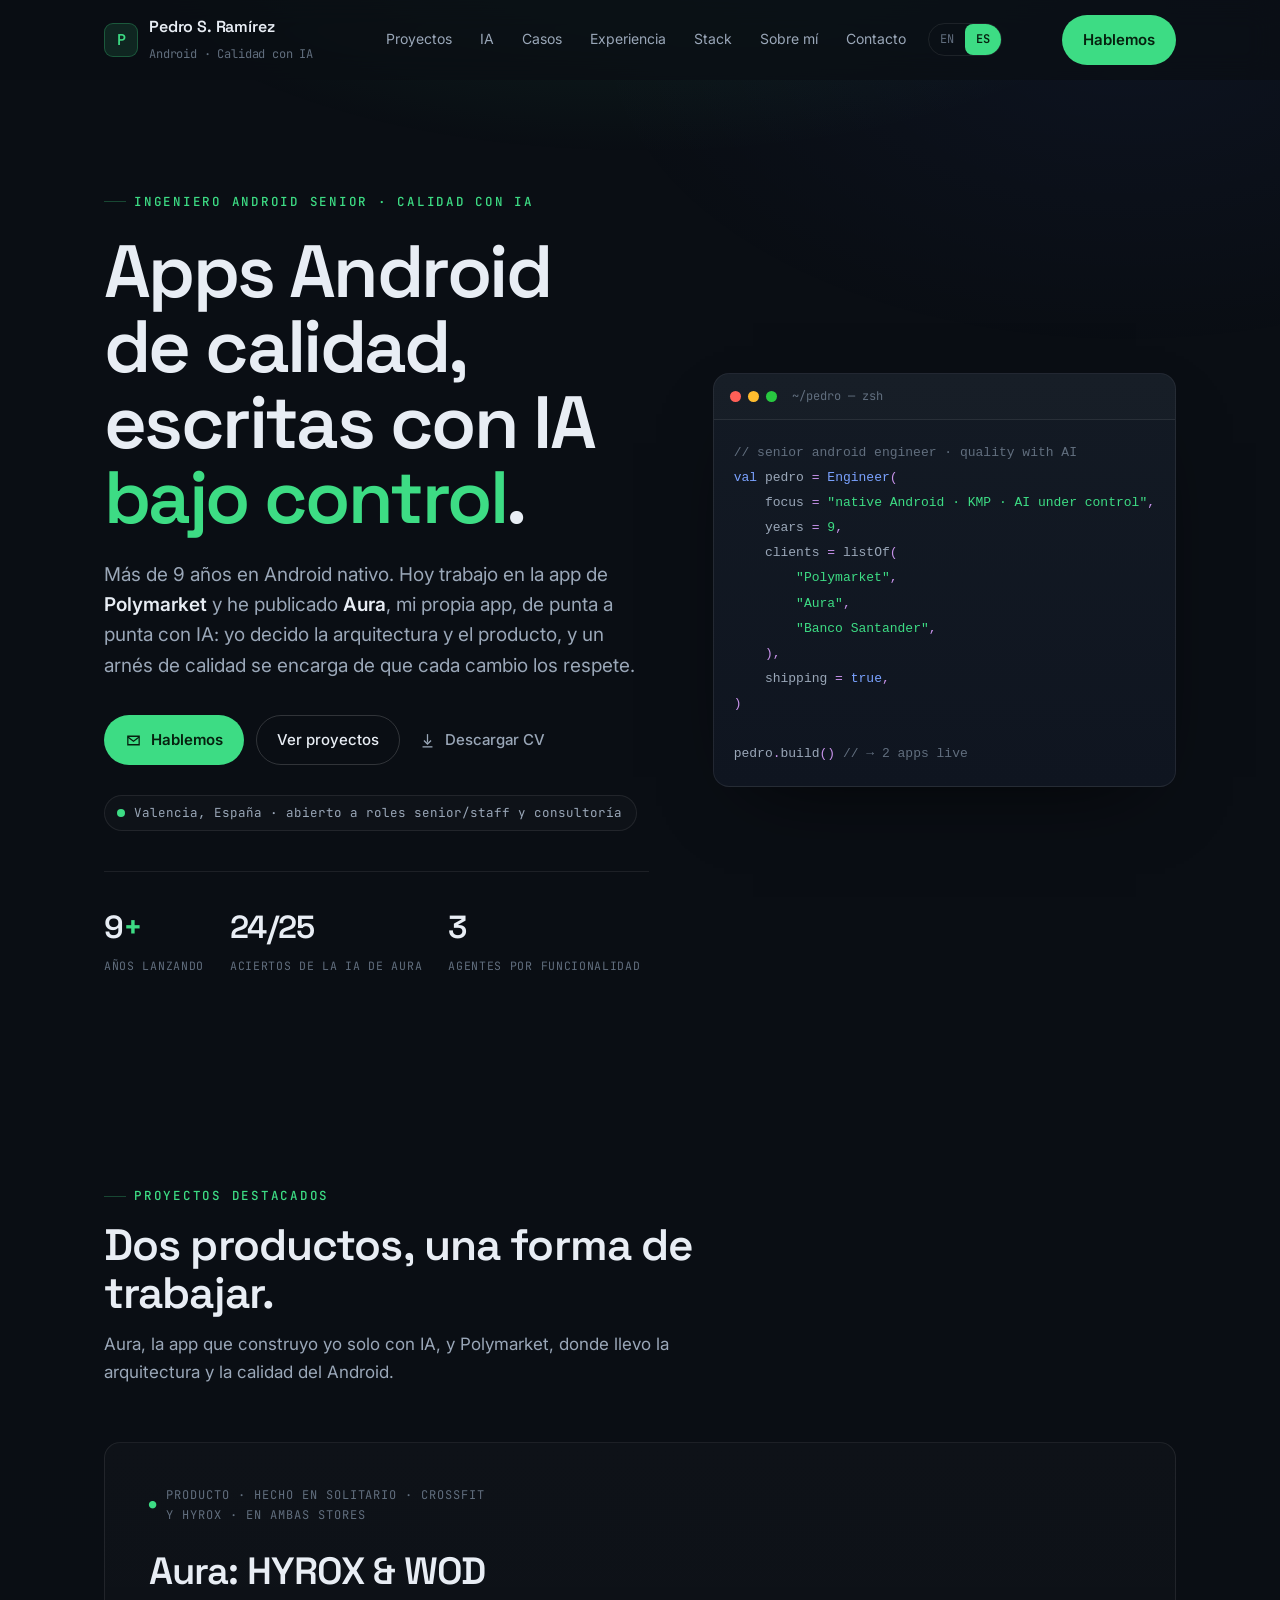
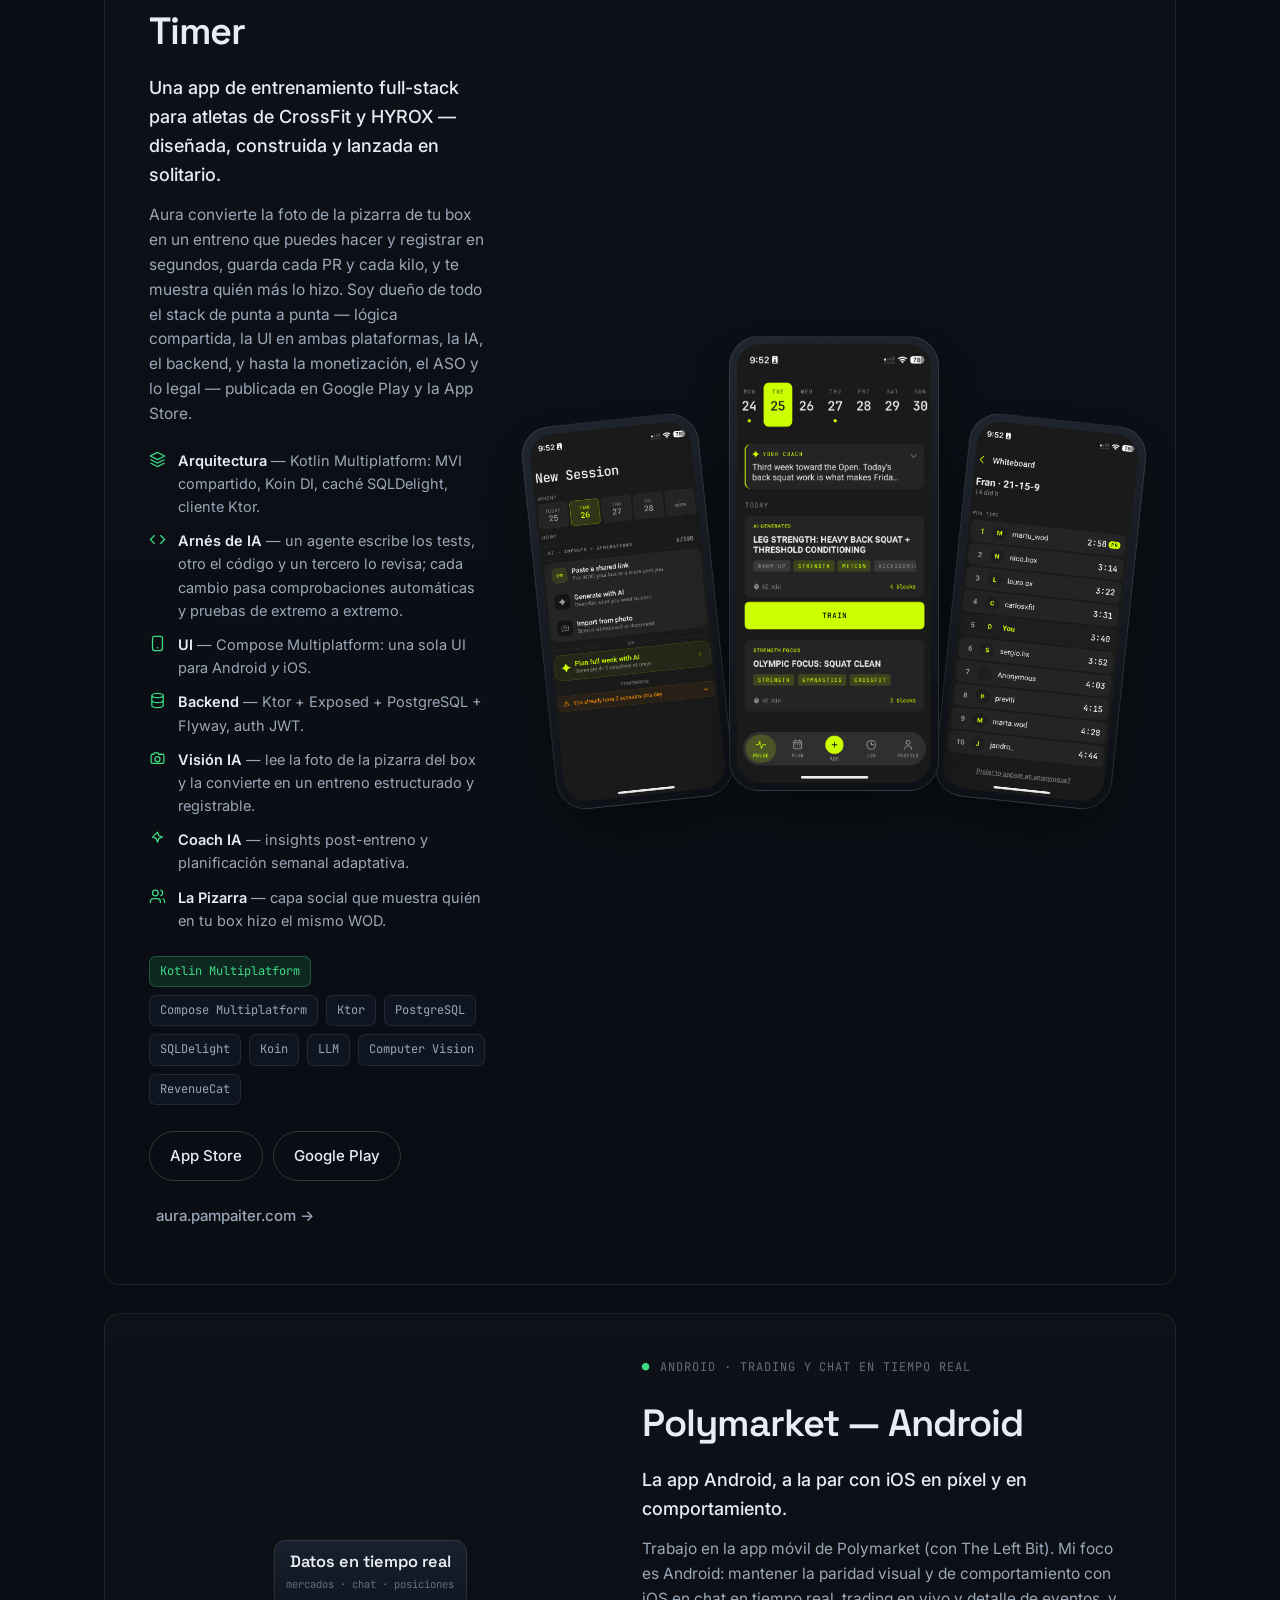
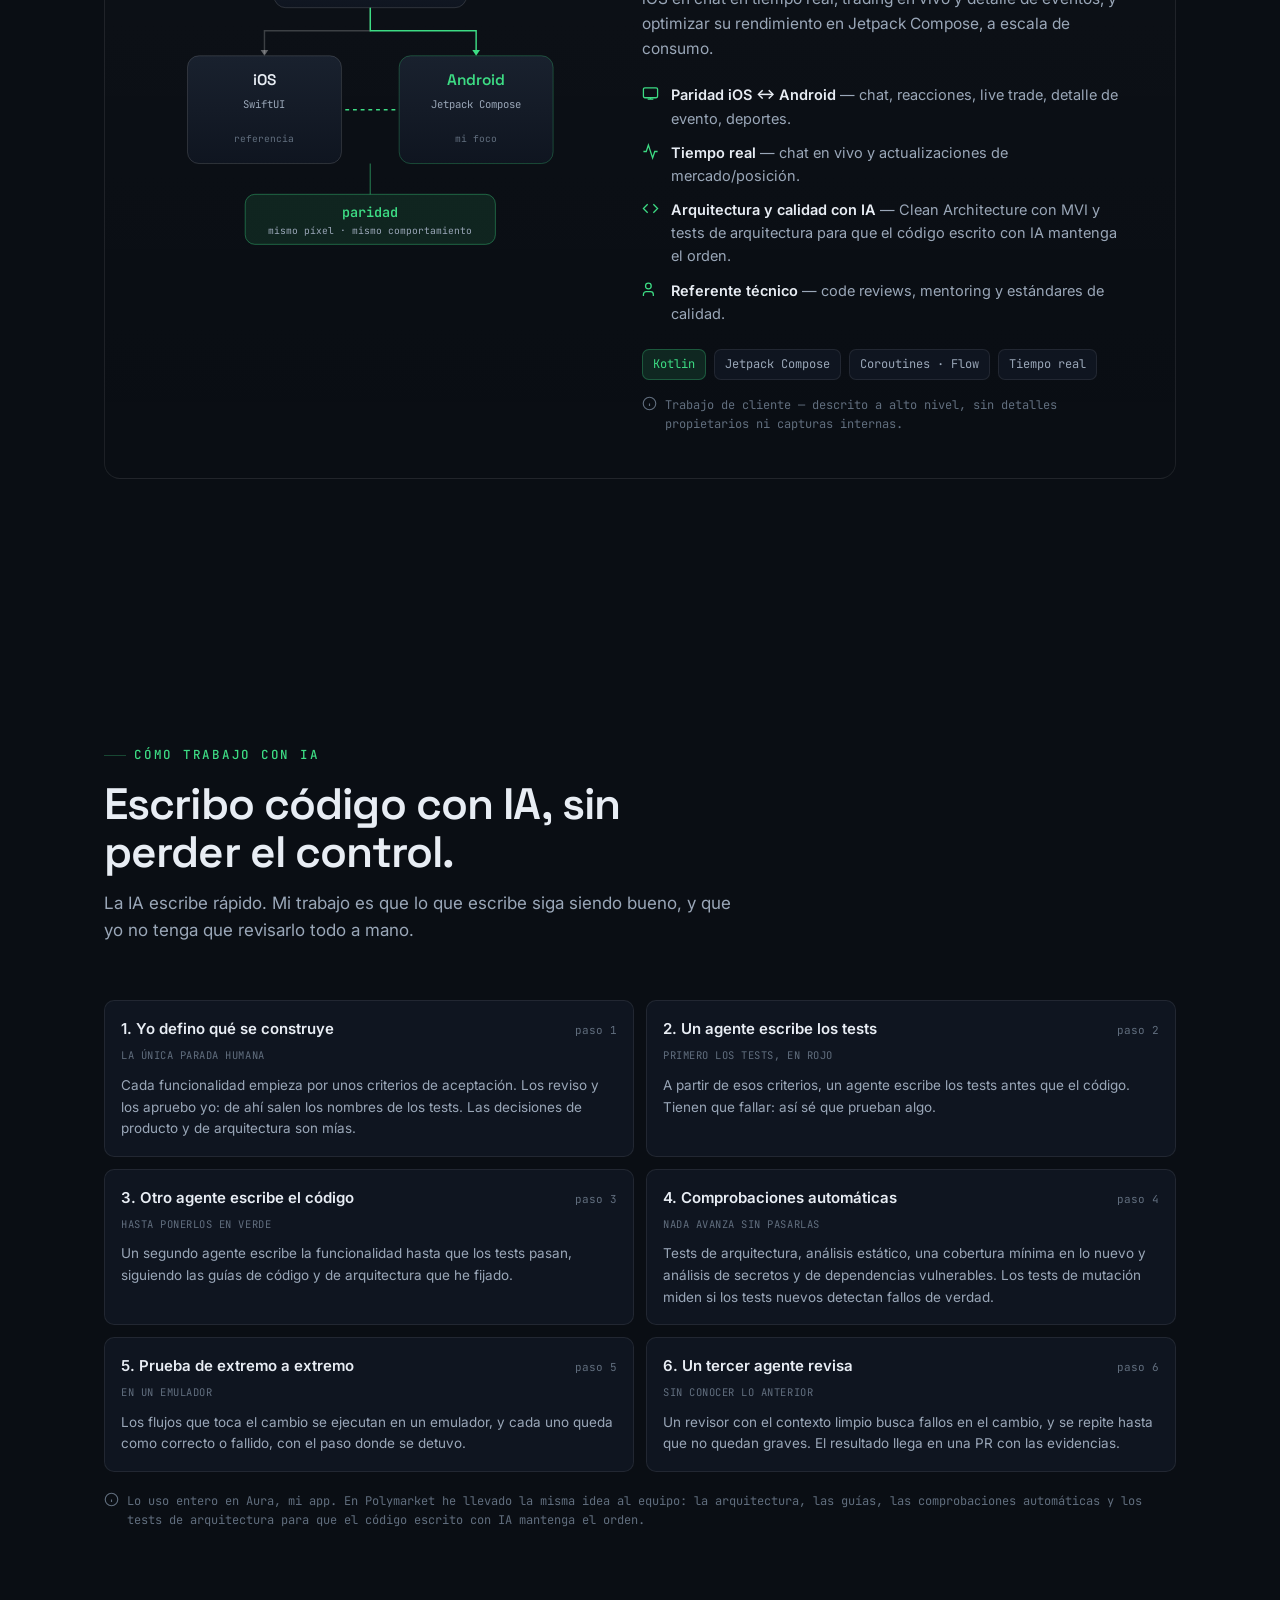
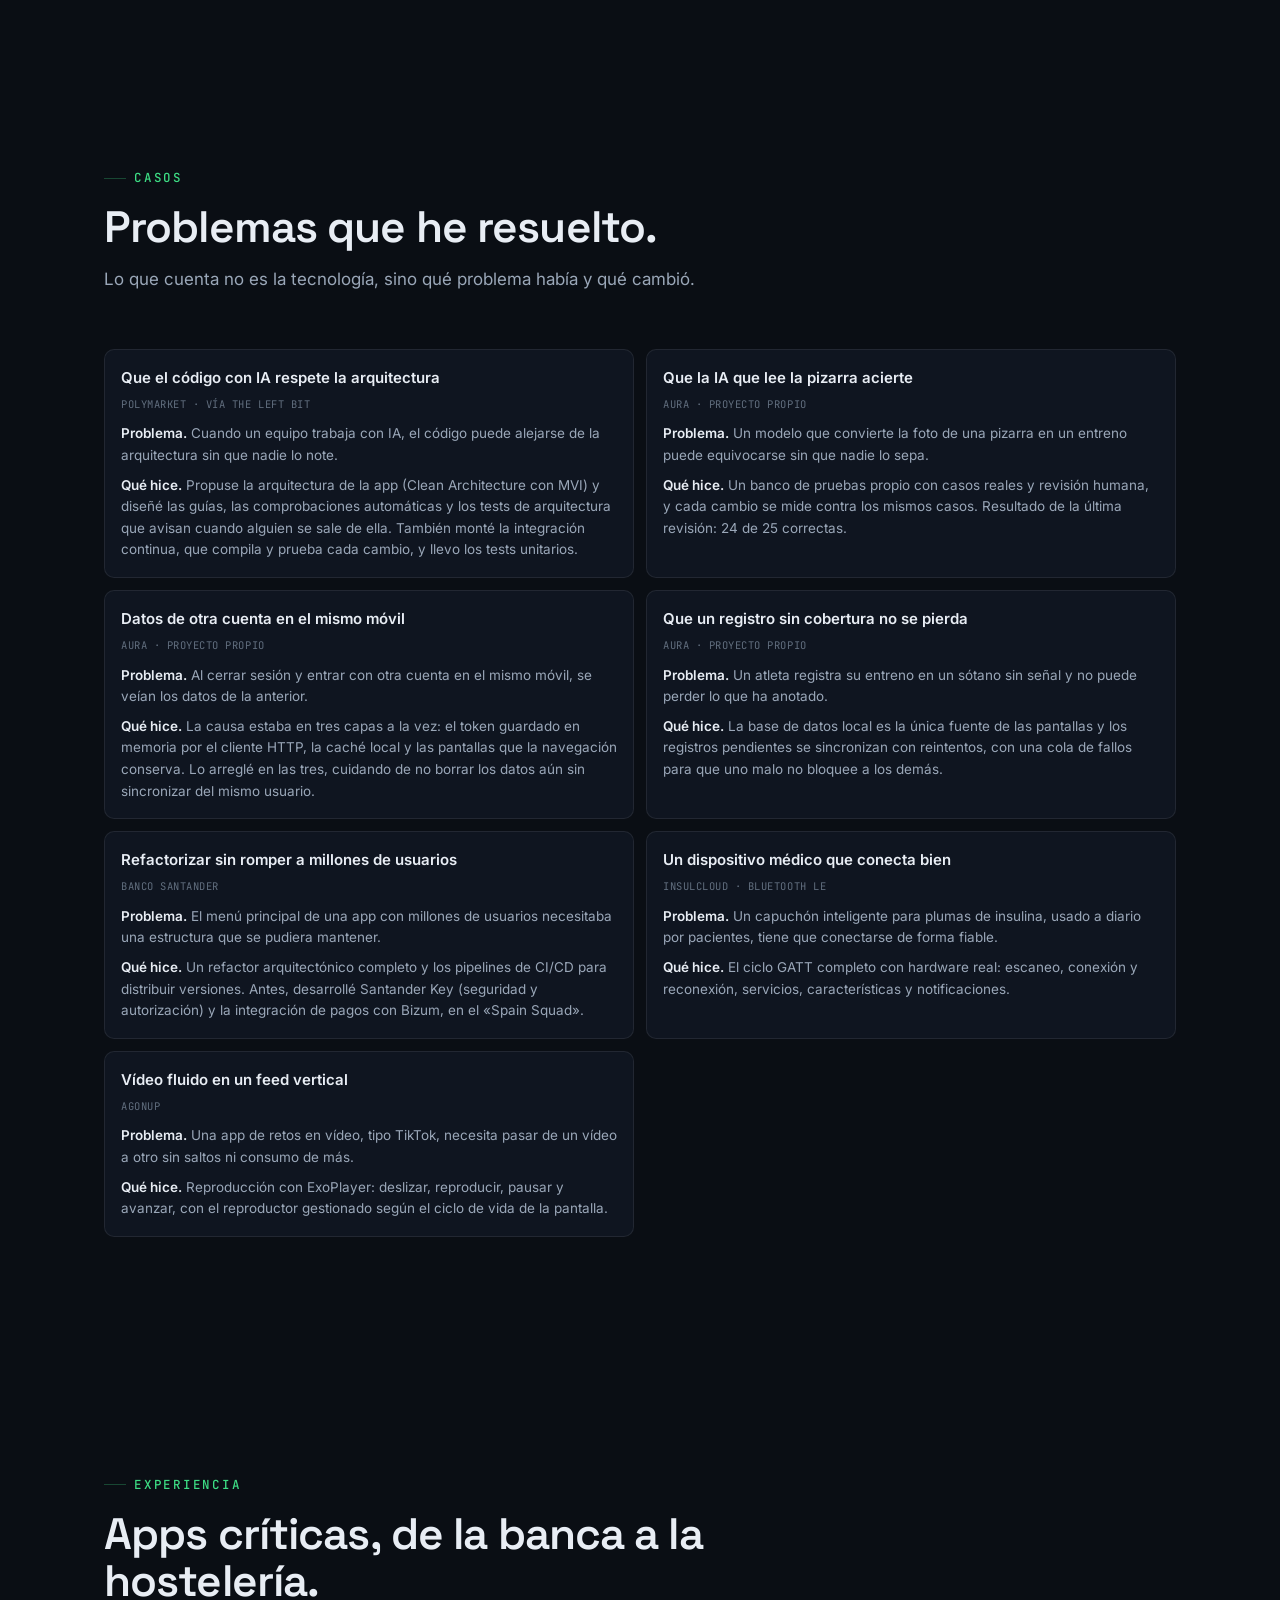
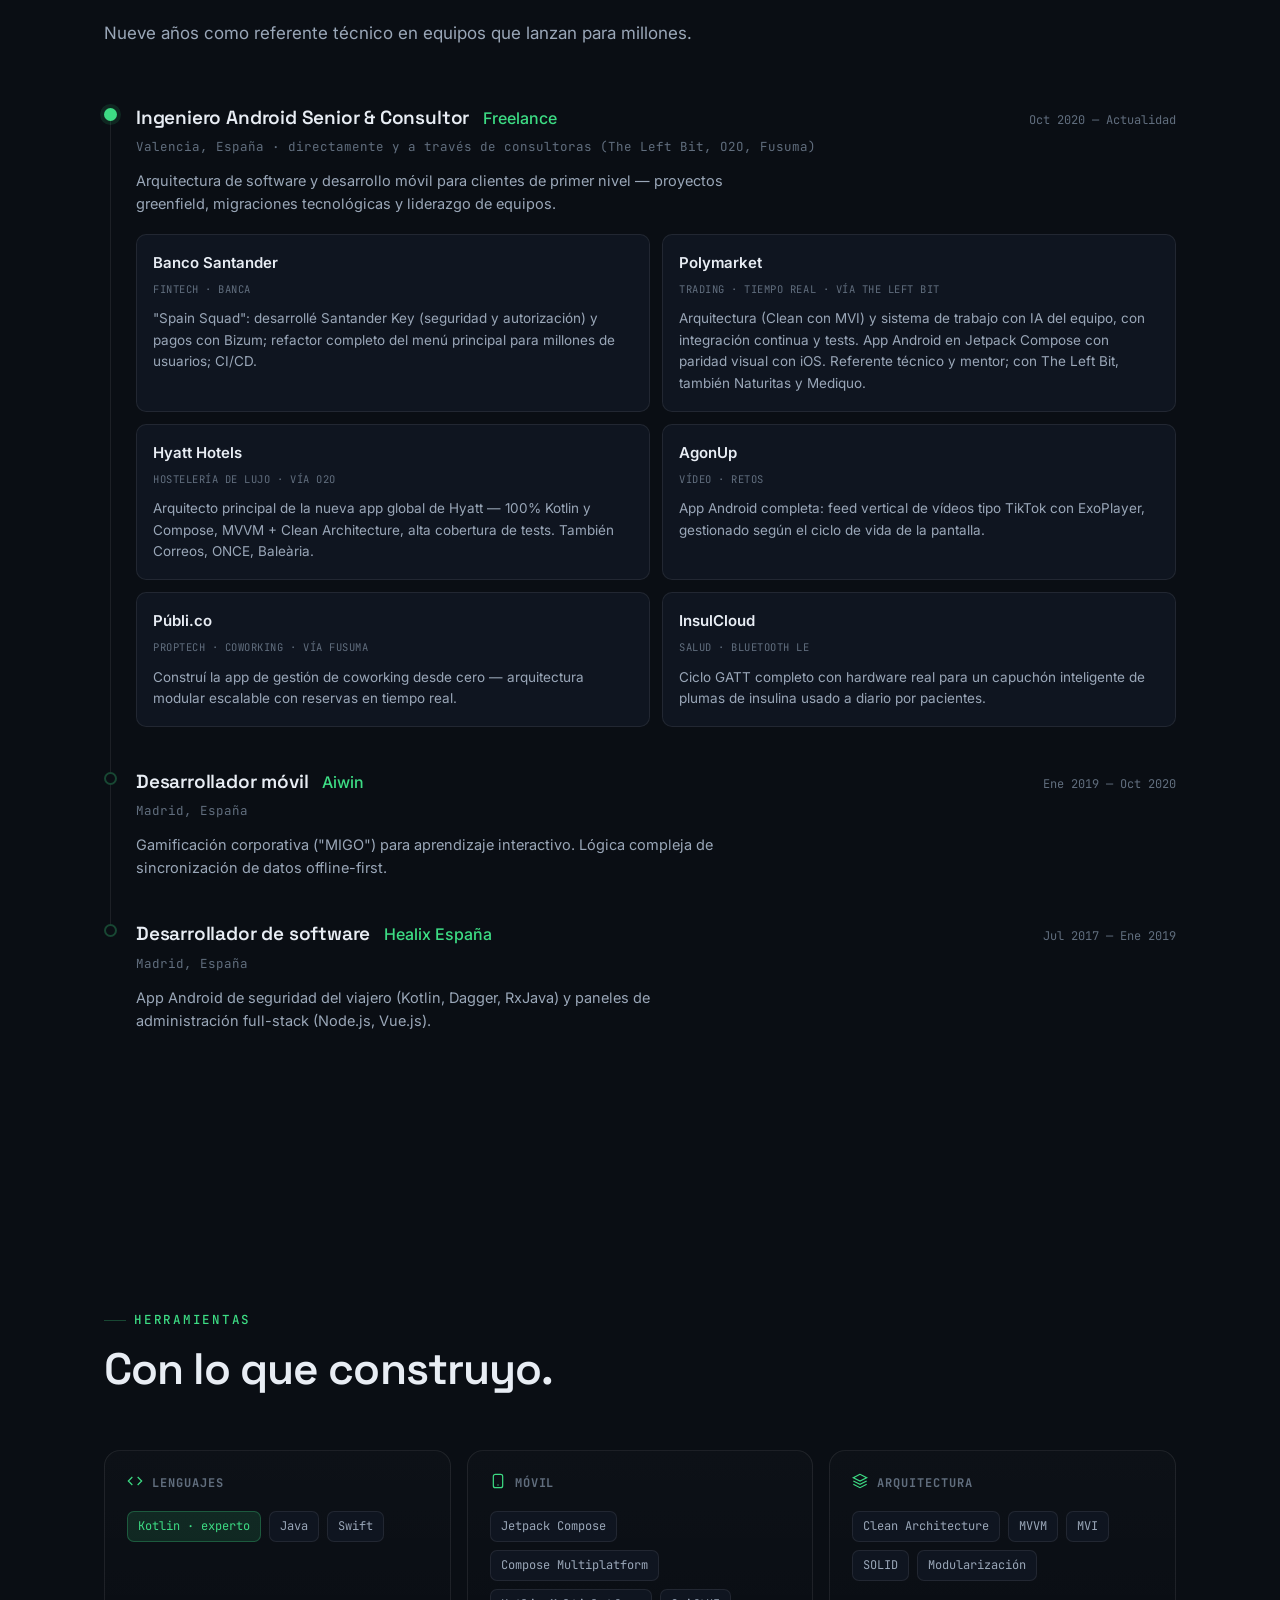
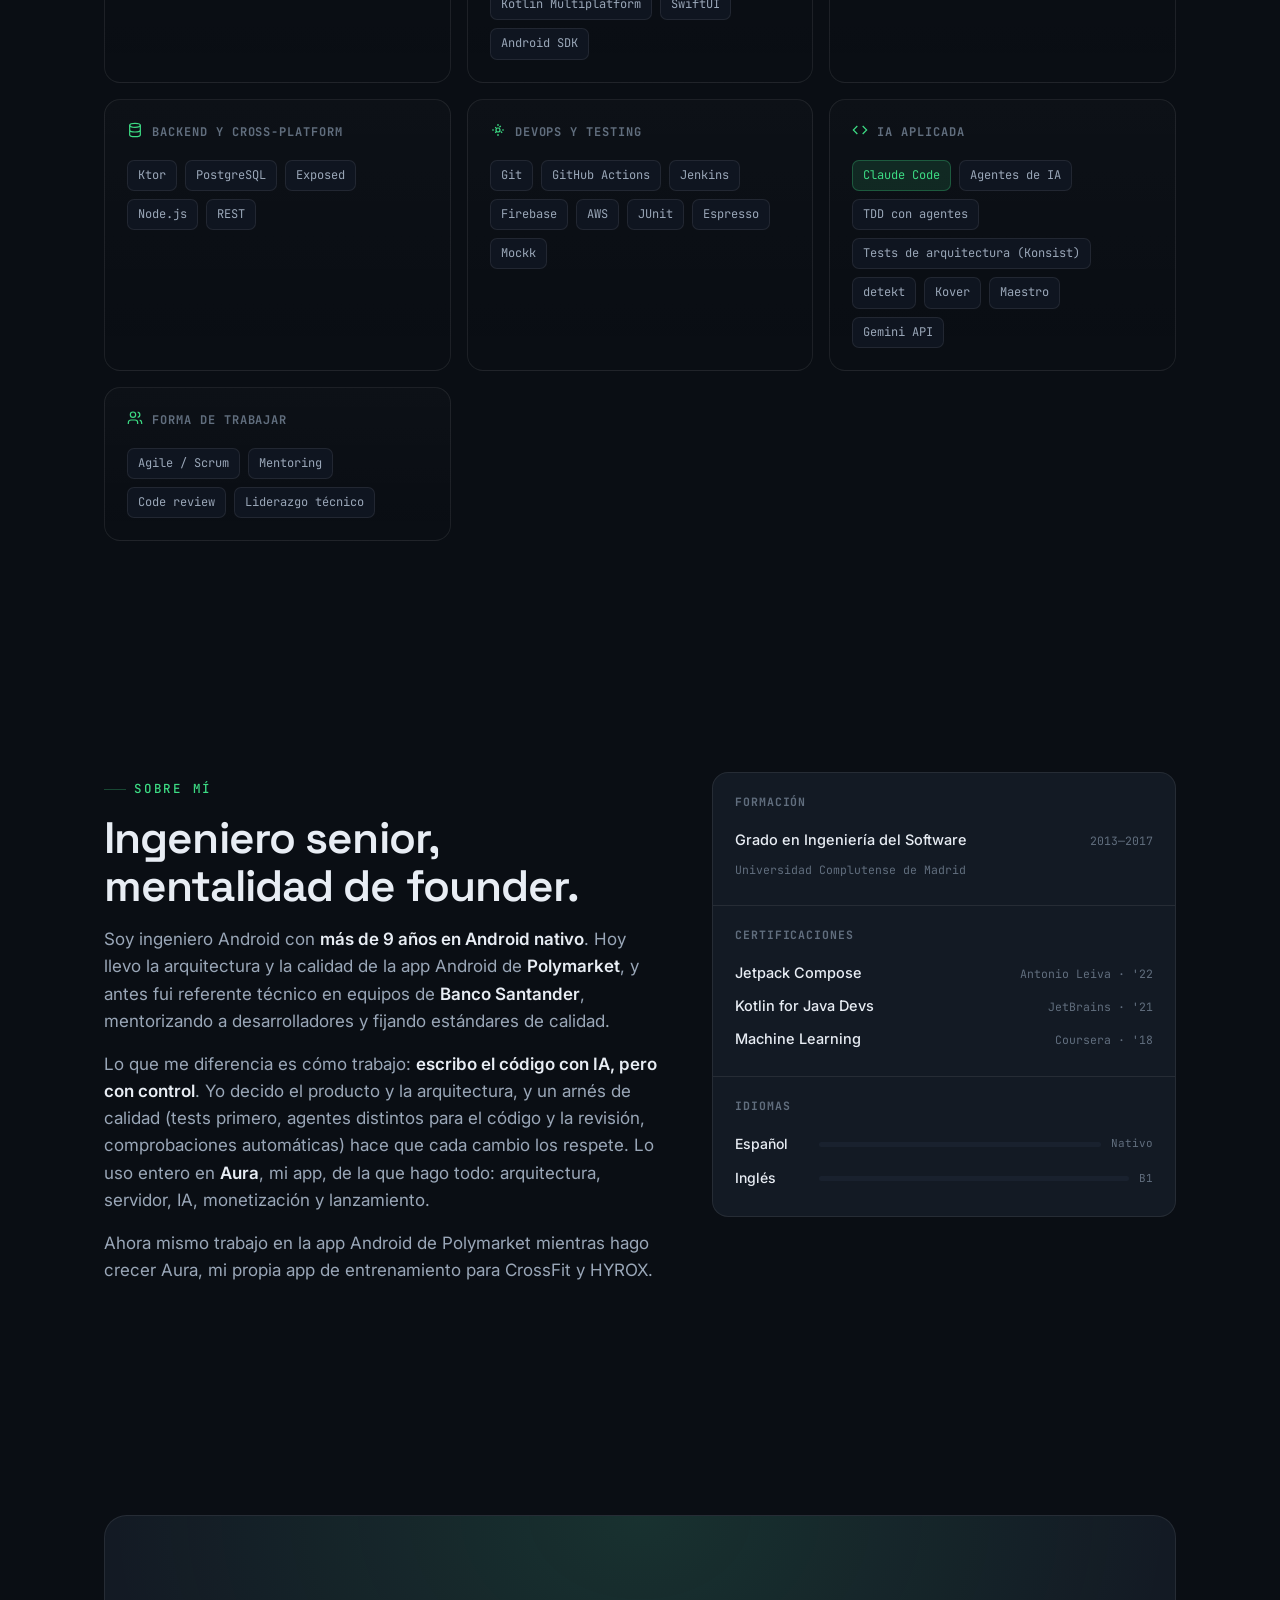
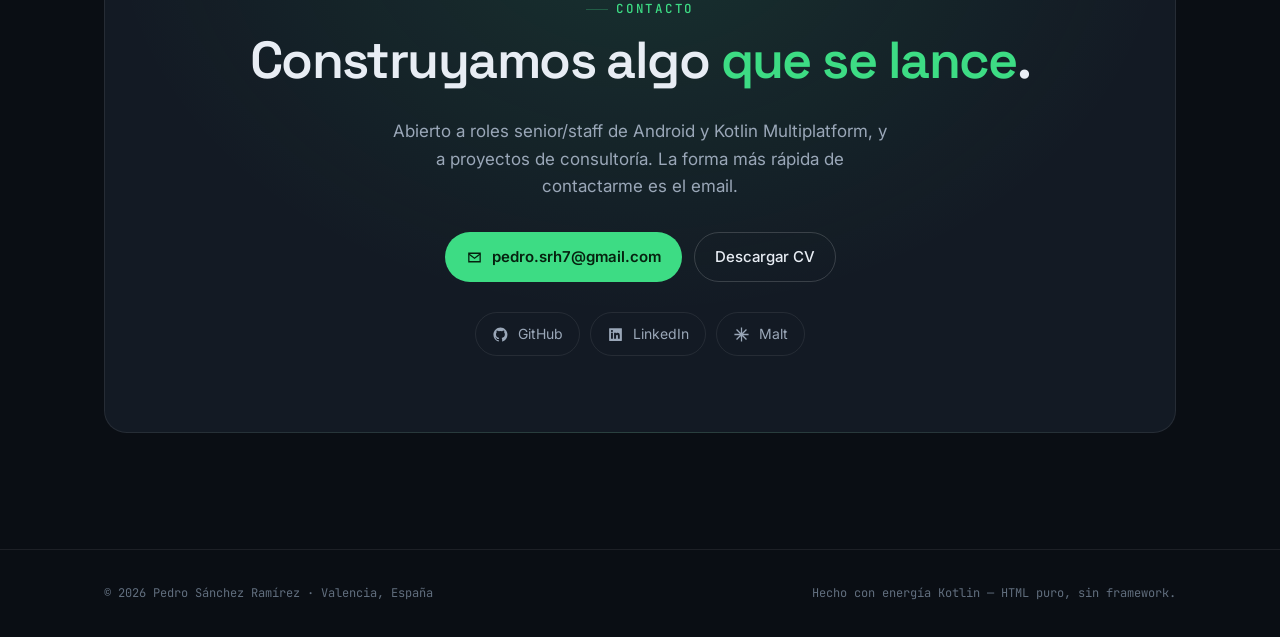
<file: index.es.html>
<!DOCTYPE html>
<html lang="es">
<head>
<meta charset="UTF-8" />
<meta name="viewport" content="width=device-width, initial-scale=1" />
<title>Pedro Sánchez Ramírez — Ingeniero Android Senior · Calidad con IA</title>
<meta name="description" content="Ingeniero Android senior con más de 9 años de experiencia. Trabajo en la app de Polymarket y he publicado Aura, mi app de entrenamiento con IA, escrita con un arnés de calidad: tests primero, agentes que escriben y revisan, y comprobaciones automáticas." />
<meta name="author" content="Pedro Sánchez Ramírez" />
<meta name="theme-color" content="#0A0E14" />
<link rel="canonical" href="https://pedro.pampaiter.com/index.es.html" />
<link rel="alternate" hreflang="en" href="https://pedro.pampaiter.com/" />
<link rel="alternate" hreflang="es" href="https://pedro.pampaiter.com/index.es.html" />
<link rel="alternate" hreflang="x-default" href="https://pedro.pampaiter.com/" />

<meta property="og:type" content="website" />
<meta property="og:title" content="Pedro Sánchez Ramírez — Ingeniero Android Senior · Calidad con IA" />
<meta property="og:description" content="Android de calidad escrito con IA bajo control: Polymarket, Aura (mi app, publicada en Google Play y App Store) y un arnés de tests, arquitectura y revisión automática." />
<meta property="og:url" content="https://pedro.pampaiter.com/index.es.html" />
<meta property="og:locale" content="es_ES" />
<meta property="og:locale:alternate" content="en_US" />
<meta name="twitter:card" content="summary_large_image" />
<meta name="twitter:title" content="Pedro Sánchez Ramírez — Ingeniero Android Senior · Calidad con IA" />
<meta name="twitter:description" content="Android de calidad escrito con IA bajo control. Polymarket y Aura." />

<link rel="icon" href="data:image/svg+xml,%3Csvg xmlns='http://www.w3.org/2000/svg' viewBox='0 0 100 100'%3E%3Crect width='100' height='100' rx='24' fill='%230A0E14'/%3E%3Ctext x='50' y='70' font-family='monospace' font-size='60' font-weight='700' fill='%233DDC84' text-anchor='middle'%3EP%3C/text%3E%3C/svg%3E" />

<link rel="preconnect" href="https://fonts.googleapis.com" />
<link rel="preconnect" href="https://fonts.gstatic.com" crossorigin />
<link rel="stylesheet" href="assets/styles.css" />

<script type="application/ld+json">
{
  "@context": "https://schema.org",
  "@type": "Person",
  "name": "Pedro Sánchez Ramírez",
  "jobTitle": "Ingeniero Android Senior · Calidad con IA",
  "url": "https://pedro.pampaiter.com/",
  "email": "pedro.srh7@gmail.com",
  "address": { "@type": "PostalAddress", "addressLocality": "Valencia", "addressCountry": "ES" },
  "sameAs": [
    "https://github.com/pedrosr7",
    "https://www.linkedin.com/in/pedro-s%C3%A1nchez-ram%C3%ADrez-b98422159/",
    "https://www.malt.com/profile/pedrosanchezramirez"
  ],
  "knowsAbout": ["Kotlin","Jetpack Compose","Kotlin Multiplatform","Android","Clean Architecture","Ktor"],
  "alumniOf": "Universidad Complutense de Madrid"
}
</script>
</head>
<body>

<!-- ============ NAV ============ -->
<header class="nav" id="nav">
  <div class="nav-inner">
    <a class="brand" href="#top" aria-label="Pedro Sánchez Ramírez — inicio">
      <span class="monogram">P</span>
      <span>Pedro&nbsp;S.&nbsp;Ramírez <br><span class="sub">Android · Calidad con IA</span></span>
    </a>
    <nav class="nav-links" id="navLinks" aria-label="Principal">
      <a href="#work">Proyectos</a>
      <a href="#ai">IA</a>
      <a href="#cases">Casos</a>
      <a href="#experience">Experiencia</a>
      <a href="#skills">Stack</a>
      <a href="#about">Sobre mí</a>
      <a href="#contact">Contacto</a>
      <div class="lang-toggle" role="group" aria-label="Idioma">
        <a href="index.html">EN</a>
        <a href="index.es.html" class="active" aria-current="true">ES</a>
      </div>
    </nav>
    <div class="nav-cta">
      <a href="#contact" class="btn btn-primary">Hablemos</a>
      <button class="menu-btn" id="menuBtn" aria-label="Menú" aria-expanded="false" aria-controls="navLinks">
        <svg viewBox="0 0 24 24" width="24" height="24" fill="none" stroke="currentColor" stroke-width="1.8"><line x1="4" y1="7" x2="20" y2="7"/><line x1="4" y1="12" x2="20" y2="12"/><line x1="4" y1="17" x2="20" y2="17"/></svg>
      </button>
    </div>
  </div>
</header>

<main id="top">

<!-- ============ HERO ============ -->
<section class="hero container" id="hero">
  <div class="hero-grid">
    <div class="hero-copy">
      <span class="eyebrow reveal">Ingeniero Android Senior · Calidad con IA</span>
      <h1 class="reveal">Apps Android de calidad, escritas con IA <span class="accent">bajo control</span>.</h1>
      <p class="hero-lead reveal">
        Más de 9 años en Android nativo. Hoy trabajo en la app de <strong>Polymarket</strong> y he publicado <strong>Aura</strong>, mi propia app, de punta a punta con IA: yo decido la arquitectura y el producto, y un arnés de calidad se encarga de que cada cambio los respete.
      </p>
      <div class="hero-actions reveal">
        <a href="#contact" class="btn btn-primary">
          <svg viewBox="0 0 24 24" fill="none" stroke="currentColor" stroke-width="1.8"><path d="M4 6h16v12H4z"/><path d="m4 7 8 6 8-6"/></svg>
          Hablemos
        </a>
        <a href="#work" class="btn btn-ghost">Ver proyectos</a>
        <a href="assets/pedro-sanchez-ramirez-cv-es.pdf" class="btn btn-text" target="_blank" rel="noopener">
          <svg viewBox="0 0 24 24" fill="none" stroke="currentColor" stroke-width="1.8"><path d="M12 3v12"/><path d="m7 12 5 5 5-5"/><path d="M5 21h14"/></svg>
          Descargar CV
        </a>
      </div>
      <div class="hero-meta reveal">
        <span class="status-chip"><span class="status-dot"></span> Valencia, España · abierto a roles senior/staff y consultoría</span>
      </div>
      <div class="stat-row reveal">
        <div class="stat"><div class="num">9<span class="u">+</span></div><div class="lbl">Años lanzando</div></div>
        <div class="stat"><div class="num">24/25</div><div class="lbl">Aciertos de la IA de Aura</div></div>
        <div class="stat"><div class="num">3</div><div class="lbl">Agentes por funcionalidad</div></div>
      </div>
    </div>

    <div class="hero-visual reveal">
      <div class="hero-card">
        <div class="bar"><i></i><i></i><i></i><span>~/pedro — zsh</span></div>
        <pre><code><span class="c">// senior android engineer · quality with AI</span>
<span class="k">val</span> pedro <span class="p">=</span> <span class="k">Engineer</span><span class="p">(</span>
    focus <span class="p">=</span> <span class="s">"native Android · KMP · AI under control"</span><span class="p">,</span>
    years <span class="p">=</span> <span class="s">9</span><span class="p">,</span>
    clients <span class="p">=</span> listOf<span class="p">(</span>
        <span class="s">"Polymarket"</span><span class="p">,</span>
        <span class="s">"Aura"</span><span class="p">,</span>
        <span class="s">"Banco Santander"</span><span class="p">,</span>
    <span class="p">)</span><span class="p">,</span>
    shipping <span class="p">=</span> <span class="k">true</span><span class="p">,</span>
<span class="p">)</span>

pedro<span class="p">.</span>build<span class="p">()</span> <span class="c">// → 2 apps live</span></code></pre>
      </div>
    </div>
  </div>
</section>

<!-- ============ WORK ============ -->
<section id="work" class="container">
  <div class="section-head reveal">
    <span class="eyebrow">Proyectos destacados</span>
    <h2 class="section-title">Dos productos, una forma de trabajar.</h2>
    <p class="section-subtitle">Aura, la app que construyo yo solo con IA, y Polymarket, donde llevo la arquitectura y la calidad del Android.</p>
  </div>

  <!-- Aura -->
  <article class="project reveal">
    <div class="project-grid">
      <div class="project-copy">
        <div class="project-label"><span class="badge">●</span> Producto · Hecho en solitario · CrossFit y HYROX · En ambas stores</div>
        <h3>Aura: HYROX &amp; WOD Timer</h3>
        <p class="oneliner">Una app de entrenamiento full-stack para atletas de CrossFit y HYROX — diseñada, construida y lanzada en solitario.</p>
        <p class="body">
          Aura convierte la foto de la pizarra de tu box en un entreno que puedes hacer y registrar en
          segundos, guarda cada PR y cada kilo, y te muestra quién más lo hizo. Soy dueño de todo el
          stack de punta a punta — lógica compartida, la UI en ambas plataformas, la IA, el backend, y
          hasta la monetización, el ASO y lo legal — publicada en Google Play y la App Store.
        </p>
        <ul class="highlights">
          <li><span class="ic"><svg viewBox="0 0 24 24" fill="none" stroke="currentColor" stroke-width="1.8"><path d="M12 2 2 7l10 5 10-5-10-5Z"/><path d="m2 17 10 5 10-5"/><path d="m2 12 10 5 10-5"/></svg></span><span><b>Arquitectura</b> — Kotlin Multiplatform: MVI compartido, Koin DI, caché SQLDelight, cliente Ktor.</span></li>
          <li><span class="ic"><svg viewBox="0 0 24 24" fill="none" stroke="currentColor" stroke-width="1.8"><path d="m8 6-6 6 6 6"/><path d="m16 6 6 6-6 6"/></svg></span><span><b>Arnés de IA</b> — un agente escribe los tests, otro el código y un tercero lo revisa; cada cambio pasa comprobaciones automáticas y pruebas de extremo a extremo.</span></li>
          <li><span class="ic"><svg viewBox="0 0 24 24" fill="none" stroke="currentColor" stroke-width="1.8"><rect x="5" y="2" width="14" height="20" rx="3"/><path d="M11 18h2"/></svg></span><span><b>UI</b> — Compose Multiplatform: una sola UI para Android <em>y</em> iOS.</span></li>
          <li><span class="ic"><svg viewBox="0 0 24 24" fill="none" stroke="currentColor" stroke-width="1.8"><ellipse cx="12" cy="5" rx="8" ry="3"/><path d="M4 5v14c0 1.7 3.6 3 8 3s8-1.3 8-3V5"/><path d="M4 12c0 1.7 3.6 3 8 3s8-1.3 8-3"/></svg></span><span><b>Backend</b> — Ktor + Exposed + PostgreSQL + Flyway, auth JWT.</span></li>
          <li><span class="ic"><svg viewBox="0 0 24 24" fill="none" stroke="currentColor" stroke-width="1.8"><path d="M3 8a2 2 0 0 1 2-2h1.5l1-2h5l1 2H19a2 2 0 0 1 2 2v9a2 2 0 0 1-2 2H5a2 2 0 0 1-2-2z"/><circle cx="12" cy="13" r="3.5"/></svg></span><span><b>Visión IA</b> — lee la foto de la pizarra del box y la convierte en un entreno estructurado y registrable.</span></li>
          <li><span class="ic"><svg viewBox="0 0 24 24" fill="none" stroke="currentColor" stroke-width="1.8" stroke-linejoin="round"><path d="M12 3l1.9 5.1L19 10l-5.1 1.9L12 17l-1.9-5.1L5 10z"/></svg></span><span><b>Coach IA</b> — insights post-entreno y planificación semanal adaptativa.</span></li>
          <li><span class="ic"><svg viewBox="0 0 24 24" fill="none" stroke="currentColor" stroke-width="1.8"><path d="M16 21v-2a4 4 0 0 0-4-4H6a4 4 0 0 0-4 4v2"/><circle cx="9" cy="7" r="4"/><path d="M22 21v-2a4 4 0 0 0-3-3.87M16 3.13A4 4 0 0 1 16 11"/></svg></span><span><b>La Pizarra</b> — capa social que muestra quién en tu box hizo el mismo WOD.</span></li>
        </ul>
        <div class="tags">
          <span class="tag tag--accent">Kotlin Multiplatform</span>
          <span class="tag">Compose Multiplatform</span>
          <span class="tag">Ktor</span>
          <span class="tag">PostgreSQL</span>
          <span class="tag">SQLDelight</span>
          <span class="tag">Koin</span>
          <span class="tag">LLM</span>
          <span class="tag">Computer Vision</span>
          <span class="tag">RevenueCat</span>
        </div>
        <div class="project-links">
          <a class="btn btn-ghost" href="https://apps.apple.com/us/app/aura-ai-training-coach/id6773849897" target="_blank" rel="noopener">App Store</a>
          <a class="btn btn-ghost" href="https://play.google.com/store/apps/details?id=com.pampa.aura" target="_blank" rel="noopener">Google Play</a>
          <a class="btn btn-text" href="https://aura.pampaiter.com" target="_blank" rel="noopener">aura.pampaiter.com →</a>
        </div>
      </div>
      <div class="project-visual">
        <div class="phones">
          <div class="phone"><img src="assets/captures/aura-newsession.png" alt="Pantalla de nueva sesión de Aura: importar un WOD desde foto, enlace o IA" loading="lazy" width="1125" height="2436" /></div>
          <div class="phone"><img src="assets/captures/aura-pulse.png" alt="Pantalla de inicio diario de Aura" loading="lazy" width="1125" height="2436" /></div>
          <div class="phone"><img src="assets/captures/aura-pizarra.png" alt="La Pizarra de Aura: quién en tu box hizo el WOD de hoy y con qué marca" loading="lazy" width="1125" height="2436" /></div>
        </div>
      </div>
    </div>
  </article>

  <!-- Polymarket -->
  <article class="project project--reverse reveal">
    <div class="project-grid">
      <div class="project-copy">
        <div class="project-label"><span class="badge">●</span> Android · Trading y chat en tiempo real</div>
        <h3>Polymarket — Android</h3>
        <p class="oneliner">La app Android, a la par con iOS en píxel y en comportamiento.</p>
        <p class="body">
          Trabajo en la app móvil de Polymarket (con The Left Bit). Mi foco es Android: mantener
          la paridad visual y de comportamiento con iOS en chat en tiempo real, trading en vivo y
          detalle de eventos, y optimizar su rendimiento en Jetpack Compose, a escala de consumo.
        </p>
        <ul class="highlights">
          <li><span class="ic"><svg viewBox="0 0 24 24" fill="none" stroke="currentColor" stroke-width="1.8"><rect x="2" y="4" width="20" height="14" rx="2"/><path d="M8 20h8M12 18v2"/></svg></span><span><b>Paridad iOS ↔ Android</b> — chat, reacciones, live trade, detalle de evento, deportes.</span></li>
          <li><span class="ic"><svg viewBox="0 0 24 24" fill="none" stroke="currentColor" stroke-width="1.8"><path d="M22 12h-4l-3 9L9 3l-3 9H2"/></svg></span><span><b>Tiempo real</b> — chat en vivo y actualizaciones de mercado/posición.</span></li>
          <li><span class="ic"><svg viewBox="0 0 24 24" fill="none" stroke="currentColor" stroke-width="1.8"><path d="m8 6-6 6 6 6"/><path d="m16 6 6 6-6 6"/></svg></span><span><b>Arquitectura y calidad con IA</b> — Clean Architecture con MVI y tests de arquitectura para que el código escrito con IA mantenga el orden.</span></li>
          <li><span class="ic"><svg viewBox="0 0 24 24" fill="none" stroke="currentColor" stroke-width="1.8"><path d="M16 21v-2a4 4 0 0 0-4-4H6a4 4 0 0 0-4 4v2"/><circle cx="9" cy="7" r="4"/></svg></span><span><b>Referente técnico</b> — code reviews, mentoring y estándares de calidad.</span></li>
        </ul>
        <div class="tags">
          <span class="tag tag--accent">Kotlin</span>
          <span class="tag">Jetpack Compose</span>
          <span class="tag">Coroutines · Flow</span>
          <span class="tag">Tiempo real</span>
        </div>
        <div class="note-inline">
          <span class="ic"><svg viewBox="0 0 24 24" fill="none" stroke="currentColor" stroke-width="1.8"><circle cx="12" cy="12" r="10"/><path d="M12 16v-4M12 8h.01"/></svg></span>
          <span>Trabajo de cliente — descrito a alto nivel, sin detalles propietarios ni capturas internas.</span>
        </div>
      </div>
      <div class="project-visual">
        <div class="pipeline">
          <svg viewBox="0 0 460 360" xmlns="http://www.w3.org/2000/svg" role="img" aria-label="Diagrama: la app de iOS como referencia y la app Android a la par en chat, trading y eventos">
            <defs>
              <linearGradient id="g1" x1="0" y1="0" x2="0" y2="1">
                <stop offset="0" stop-color="#19212E"/><stop offset="1" stop-color="#0F1520"/>
              </linearGradient>
            </defs>
            <rect x="130" y="18" width="200" height="70" rx="12" fill="url(#g1)" stroke="rgba(255,255,255,0.14)"/>
            <text x="230" y="46" text-anchor="middle" fill="#E8EDF4" font-family="'Space Grotesk',sans-serif" font-weight="600" font-size="17">Datos en tiempo real</text>
            <text x="230" y="68" text-anchor="middle" fill="#616E7E" font-family="'JetBrains Mono',monospace" font-size="11">mercados · chat · posiciones</text>
            <path d="M230 88 V112 H120 V136" fill="none" stroke="rgba(255,255,255,0.2)" stroke-width="1.5"/>
            <path d="M230 88 V112 H340 V136" fill="none" stroke="#3DDC84" stroke-width="1.5"/>
            <path d="M116 132l4 6 4-6z" fill="rgba(255,255,255,0.35)"/>
            <path d="M336 132l4 6 4-6z" fill="#3DDC84"/>
            <rect x="40" y="138" width="160" height="112" rx="12" fill="url(#g1)" stroke="rgba(255,255,255,0.14)"/>
            <text x="120" y="168" text-anchor="middle" fill="#E8EDF4" font-family="'Space Grotesk',sans-serif" font-weight="600" font-size="16">iOS</text>
            <text x="120" y="192" text-anchor="middle" fill="#9AA7B8" font-family="'JetBrains Mono',monospace" font-size="11">SwiftUI</text>
            <text x="120" y="228" text-anchor="middle" fill="#616E7E" font-family="'JetBrains Mono',monospace" font-size="10">referencia</text>
            <rect x="260" y="138" width="160" height="112" rx="12" fill="url(#g1)" stroke="rgba(61,220,132,0.28)"/>
            <text x="340" y="168" text-anchor="middle" fill="#3DDC84" font-family="'Space Grotesk',sans-serif" font-weight="600" font-size="16">Android</text>
            <text x="340" y="192" text-anchor="middle" fill="#9AA7B8" font-family="'JetBrains Mono',monospace" font-size="11">Jetpack Compose</text>
            <text x="340" y="228" text-anchor="middle" fill="#616E7E" font-family="'JetBrains Mono',monospace" font-size="10">mi foco</text>
            <line x1="204" y1="194" x2="256" y2="194" stroke="#3DDC84" stroke-width="1.5" stroke-dasharray="4 4"/>
            <rect x="100" y="282" width="260" height="52" rx="10" fill="rgba(61,220,132,0.10)" stroke="rgba(61,220,132,0.4)"/>
            <text x="230" y="306" text-anchor="middle" fill="#3DDC84" font-family="'JetBrains Mono',monospace" font-weight="600" font-size="14">paridad</text>
            <text x="230" y="323" text-anchor="middle" fill="#9AA7B8" font-family="'JetBrains Mono',monospace" font-size="10">mismo píxel · mismo comportamiento</text>
            <path d="M230 250 V282" fill="none" stroke="rgba(61,220,132,0.4)" stroke-width="1.5"/>
          </svg>
        </div>
      </div>
    </div>
  </article>
</section>

<!-- ============ AI ============ -->
<section id="ai" class="container">
  <div class="section-head reveal">
    <span class="eyebrow">Cómo trabajo con IA</span>
    <h2 class="section-title">Escribo código con IA, sin perder el control.</h2>
    <p class="section-subtitle">La IA escribe rápido. Mi trabajo es que lo que escribe siga siendo bueno, y que yo no tenga que revisarlo todo a mano.</p>
  </div>
  <div class="client-cards reveal">
    <div class="client-card">
      <div class="cc-top"><span class="cc-name">1. Yo defino qué se construye</span><span class="cc-date">paso 1</span></div>
      <span class="cc-sector">La única parada humana</span>
      <p>Cada funcionalidad empieza por unos criterios de aceptación. Los reviso y los apruebo yo: de ahí salen los nombres de los tests. Las decisiones de producto y de arquitectura son mías.</p>
    </div>
    <div class="client-card">
      <div class="cc-top"><span class="cc-name">2. Un agente escribe los tests</span><span class="cc-date">paso 2</span></div>
      <span class="cc-sector">Primero los tests, en rojo</span>
      <p>A partir de esos criterios, un agente escribe los tests antes que el código. Tienen que fallar: así sé que prueban algo.</p>
    </div>
    <div class="client-card">
      <div class="cc-top"><span class="cc-name">3. Otro agente escribe el código</span><span class="cc-date">paso 3</span></div>
      <span class="cc-sector">Hasta ponerlos en verde</span>
      <p>Un segundo agente escribe la funcionalidad hasta que los tests pasan, siguiendo las guías de código y de arquitectura que he fijado.</p>
    </div>
    <div class="client-card">
      <div class="cc-top"><span class="cc-name">4. Comprobaciones automáticas</span><span class="cc-date">paso 4</span></div>
      <span class="cc-sector">Nada avanza sin pasarlas</span>
      <p>Tests de arquitectura, análisis estático, una cobertura mínima en lo nuevo y análisis de secretos y de dependencias vulnerables. Los tests de mutación miden si los tests nuevos detectan fallos de verdad.</p>
    </div>
    <div class="client-card">
      <div class="cc-top"><span class="cc-name">5. Prueba de extremo a extremo</span><span class="cc-date">paso 5</span></div>
      <span class="cc-sector">En un emulador</span>
      <p>Los flujos que toca el cambio se ejecutan en un emulador, y cada uno queda como correcto o fallido, con el paso donde se detuvo.</p>
    </div>
    <div class="client-card">
      <div class="cc-top"><span class="cc-name">6. Un tercer agente revisa</span><span class="cc-date">paso 6</span></div>
      <span class="cc-sector">Sin conocer lo anterior</span>
      <p>Un revisor con el contexto limpio busca fallos en el cambio, y se repite hasta que no quedan graves. El resultado llega en una PR con las evidencias.</p>
    </div>
  </div>
  <div class="note-inline reveal" style="margin-top:20px">
    <span class="ic"><svg viewBox="0 0 24 24" fill="none" stroke="currentColor" stroke-width="1.8"><circle cx="12" cy="12" r="10"/><path d="M12 16v-4M12 8h.01"/></svg></span>
    <span>Lo uso entero en Aura, mi app. En Polymarket he llevado la misma idea al equipo: la arquitectura, las guías, las comprobaciones automáticas y los tests de arquitectura para que el código escrito con IA mantenga el orden.</span>
  </div>
</section>

<!-- ============ CASES ============ -->
<section id="cases" class="container">
  <div class="section-head reveal">
    <span class="eyebrow">Casos</span>
    <h2 class="section-title">Problemas que he resuelto.</h2>
    <p class="section-subtitle">Lo que cuenta no es la tecnología, sino qué problema había y qué cambió.</p>
  </div>
  <div class="client-cards reveal">
    <div class="client-card">
      <div class="cc-top"><span class="cc-name">Que el código con IA respete la arquitectura</span></div>
      <span class="cc-sector">Polymarket · vía The Left Bit</span>
      <p><b>Problema.</b> Cuando un equipo trabaja con IA, el código puede alejarse de la arquitectura sin que nadie lo note.</p>
      <p><b>Qué hice.</b> Propuse la arquitectura de la app (Clean Architecture con MVI) y diseñé las guías, las comprobaciones automáticas y los tests de arquitectura que avisan cuando alguien se sale de ella. También monté la integración continua, que compila y prueba cada cambio, y llevo los tests unitarios.</p>
    </div>
    <div class="client-card">
      <div class="cc-top"><span class="cc-name">Que la IA que lee la pizarra acierte</span></div>
      <span class="cc-sector">Aura · proyecto propio</span>
      <p><b>Problema.</b> Un modelo que convierte la foto de una pizarra en un entreno puede equivocarse sin que nadie lo sepa.</p>
      <p><b>Qué hice.</b> Un banco de pruebas propio con casos reales y revisión humana, y cada cambio se mide contra los mismos casos. Resultado de la última revisión: 24 de 25 correctas.</p>
    </div>
    <div class="client-card">
      <div class="cc-top"><span class="cc-name">Datos de otra cuenta en el mismo móvil</span></div>
      <span class="cc-sector">Aura · proyecto propio</span>
      <p><b>Problema.</b> Al cerrar sesión y entrar con otra cuenta en el mismo móvil, se veían los datos de la anterior.</p>
      <p><b>Qué hice.</b> La causa estaba en tres capas a la vez: el token guardado en memoria por el cliente HTTP, la caché local y las pantallas que la navegación conserva. Lo arreglé en las tres, cuidando de no borrar los datos aún sin sincronizar del mismo usuario.</p>
    </div>
    <div class="client-card">
      <div class="cc-top"><span class="cc-name">Que un registro sin cobertura no se pierda</span></div>
      <span class="cc-sector">Aura · proyecto propio</span>
      <p><b>Problema.</b> Un atleta registra su entreno en un sótano sin señal y no puede perder lo que ha anotado.</p>
      <p><b>Qué hice.</b> La base de datos local es la única fuente de las pantallas y los registros pendientes se sincronizan con reintentos, con una cola de fallos para que uno malo no bloquee a los demás.</p>
    </div>
    <div class="client-card">
      <div class="cc-top"><span class="cc-name">Refactorizar sin romper a millones de usuarios</span></div>
      <span class="cc-sector">Banco Santander</span>
      <p><b>Problema.</b> El menú principal de una app con millones de usuarios necesitaba una estructura que se pudiera mantener.</p>
      <p><b>Qué hice.</b> Un refactor arquitectónico completo y los pipelines de CI/CD para distribuir versiones. Antes, desarrollé Santander Key (seguridad y autorización) y la integración de pagos con Bizum, en el «Spain Squad».</p>
    </div>
    <div class="client-card">
      <div class="cc-top"><span class="cc-name">Un dispositivo médico que conecta bien</span></div>
      <span class="cc-sector">InsulCloud · Bluetooth LE</span>
      <p><b>Problema.</b> Un capuchón inteligente para plumas de insulina, usado a diario por pacientes, tiene que conectarse de forma fiable.</p>
      <p><b>Qué hice.</b> El ciclo GATT completo con hardware real: escaneo, conexión y reconexión, servicios, características y notificaciones.</p>
    </div>
    <div class="client-card">
      <div class="cc-top"><span class="cc-name">Vídeo fluido en un feed vertical</span></div>
      <span class="cc-sector">AgonUp</span>
      <p><b>Problema.</b> Una app de retos en vídeo, tipo TikTok, necesita pasar de un vídeo a otro sin saltos ni consumo de más.</p>
      <p><b>Qué hice.</b> Reproducción con ExoPlayer: deslizar, reproducir, pausar y avanzar, con el reproductor gestionado según el ciclo de vida de la pantalla.</p>
    </div>
  </div>
</section>

<!-- ============ EXPERIENCE ============ -->
<section id="experience" class="container">
  <div class="section-head reveal">
    <span class="eyebrow">Experiencia</span>
    <h2 class="section-title">Apps críticas, de la banca a la hostelería.</h2>
    <p class="section-subtitle">Nueve años como referente técnico en equipos que lanzan para millones.</p>
  </div>

  <div class="timeline">
    <div class="tl-item current reveal">
      <div class="tl-head">
        <span class="tl-role">Ingeniero Android Senior &amp; Consultor</span>
        <span class="tl-company">Freelance</span>
        <span class="tl-date">Oct 2020 — Actualidad</span>
      </div>
      <div class="tl-meta">Valencia, España · directamente y a través de consultoras (The Left Bit, O2O, Fusuma)</div>
      <p class="tl-desc">Arquitectura de software y desarrollo móvil para clientes de primer nivel — proyectos greenfield, migraciones tecnológicas y liderazgo de equipos.</p>
      <div class="client-cards">
        <div class="client-card">
          <div class="cc-top"><span class="cc-name">Banco Santander</span></div>
          <span class="cc-sector">Fintech · Banca</span>
          <p>"Spain Squad": desarrollé Santander Key (seguridad y autorización) y pagos con Bizum; refactor completo del menú principal para millones de usuarios; CI/CD.</p>
        </div>
        <div class="client-card">
          <div class="cc-top"><span class="cc-name">Polymarket</span></div>
          <span class="cc-sector">Trading · Tiempo real · vía The Left Bit</span>
          <p>Arquitectura (Clean con MVI) y sistema de trabajo con IA del equipo, con integración continua y tests. App Android en Jetpack Compose con paridad visual con iOS. Referente técnico y mentor; con The Left Bit, también Naturitas y Mediquo.</p>
        </div>
        <div class="client-card">
          <div class="cc-top"><span class="cc-name">Hyatt Hotels</span></div>
          <span class="cc-sector">Hostelería de lujo · vía O2O</span>
          <p>Arquitecto principal de la nueva app global de Hyatt — 100% Kotlin y Compose, MVVM + Clean Architecture, alta cobertura de tests. También Correos, ONCE, Baleària.</p>
        </div>
        <div class="client-card">
          <div class="cc-top"><span class="cc-name">AgonUp</span></div>
          <span class="cc-sector">Vídeo · Retos</span>
          <p>App Android completa: feed vertical de vídeos tipo TikTok con ExoPlayer, gestionado según el ciclo de vida de la pantalla.</p>
        </div>
        <div class="client-card">
          <div class="cc-top"><span class="cc-name">Públi.co</span></div>
          <span class="cc-sector">PropTech · Coworking · vía Fusuma</span>
          <p>Construí la app de gestión de coworking desde cero — arquitectura modular escalable con reservas en tiempo real.</p>
        </div>
        <div class="client-card">
          <div class="cc-top"><span class="cc-name">InsulCloud</span></div>
          <span class="cc-sector">Salud · Bluetooth LE</span>
          <p>Ciclo GATT completo con hardware real para un capuchón inteligente de plumas de insulina usado a diario por pacientes.</p>
        </div>
      </div>
    </div>

    <div class="tl-item reveal">
      <div class="tl-head">
        <span class="tl-role">Desarrollador móvil</span>
        <span class="tl-company">Aiwin</span>
        <span class="tl-date">Ene 2019 — Oct 2020</span>
      </div>
      <div class="tl-meta">Madrid, España</div>
      <p class="tl-desc">Gamificación corporativa ("MIGO") para aprendizaje interactivo. Lógica compleja de sincronización de datos offline-first.</p>
    </div>

    <div class="tl-item reveal">
      <div class="tl-head">
        <span class="tl-role">Desarrollador de software</span>
        <span class="tl-company">Healix España</span>
        <span class="tl-date">Jul 2017 — Ene 2019</span>
      </div>
      <div class="tl-meta">Madrid, España</div>
      <p class="tl-desc">App Android de seguridad del viajero (Kotlin, Dagger, RxJava) y paneles de administración full-stack (Node.js, Vue.js).</p>
    </div>
  </div>
</section>

<!-- ============ SKILLS ============ -->
<section id="skills" class="container">
  <div class="section-head reveal">
    <span class="eyebrow">Herramientas</span>
    <h2 class="section-title">Con lo que construyo.</h2>
  </div>
  <div class="skills-grid">
    <div class="skill-group reveal">
      <h4><span class="ic"><svg viewBox="0 0 24 24" fill="none" stroke="currentColor" stroke-width="1.8"><path d="m8 6-6 6 6 6"/><path d="m16 6 6 6-6 6"/></svg></span> Lenguajes</h4>
      <div class="tags"><span class="tag tag--accent">Kotlin · experto</span><span class="tag">Java</span><span class="tag">Swift</span></div>
    </div>
    <div class="skill-group reveal">
      <h4><span class="ic"><svg viewBox="0 0 24 24" fill="none" stroke="currentColor" stroke-width="1.8"><rect x="5" y="2" width="14" height="20" rx="3"/><path d="M11 18h2"/></svg></span> Móvil</h4>
      <div class="tags"><span class="tag">Jetpack Compose</span><span class="tag">Compose Multiplatform</span><span class="tag">Kotlin Multiplatform</span><span class="tag">SwiftUI</span><span class="tag">Android SDK</span></div>
    </div>
    <div class="skill-group reveal">
      <h4><span class="ic"><svg viewBox="0 0 24 24" fill="none" stroke="currentColor" stroke-width="1.8"><path d="M12 2 2 7l10 5 10-5-10-5Z"/><path d="m2 17 10 5 10-5M2 12l10 5 10-5"/></svg></span> Arquitectura</h4>
      <div class="tags"><span class="tag">Clean Architecture</span><span class="tag">MVVM</span><span class="tag">MVI</span><span class="tag">SOLID</span><span class="tag">Modularización</span></div>
    </div>
    <div class="skill-group reveal">
      <h4><span class="ic"><svg viewBox="0 0 24 24" fill="none" stroke="currentColor" stroke-width="1.8"><ellipse cx="12" cy="5" rx="8" ry="3"/><path d="M4 5v14c0 1.7 3.6 3 8 3s8-1.3 8-3V5M4 12c0 1.7 3.6 3 8 3s8-1.3 8-3"/></svg></span> Backend y cross-platform</h4>
      <div class="tags"><span class="tag">Ktor</span><span class="tag">PostgreSQL</span><span class="tag">Exposed</span><span class="tag">Node.js</span><span class="tag">REST</span></div>
    </div>
    <div class="skill-group reveal">
      <h4><span class="ic"><svg viewBox="0 0 24 24" fill="none" stroke="currentColor" stroke-width="1.8"><circle cx="12" cy="12" r="3"/><path d="M12 3v3m0 12v3m9-9h-3M6 12H3m13.2-6.2-2.1 2.1M9.9 14.1l-2.1 2.1m10.4 0-2.1-2.1M9.9 9.9 7.8 7.8"/></svg></span> DevOps y testing</h4>
      <div class="tags"><span class="tag">Git</span><span class="tag">GitHub Actions</span><span class="tag">Jenkins</span><span class="tag">Firebase</span><span class="tag">AWS</span><span class="tag">JUnit</span><span class="tag">Espresso</span><span class="tag">Mockk</span></div>
    </div>
    <div class="skill-group reveal">
      <h4><span class="ic"><svg viewBox="0 0 24 24" fill="none" stroke="currentColor" stroke-width="1.8"><path d="m8 6-6 6 6 6"/><path d="m16 6 6 6-6 6"/></svg></span> IA aplicada</h4>
      <div class="tags"><span class="tag tag--accent">Claude Code</span><span class="tag">Agentes de IA</span><span class="tag">TDD con agentes</span><span class="tag">Tests de arquitectura (Konsist)</span><span class="tag">detekt</span><span class="tag">Kover</span><span class="tag">Maestro</span><span class="tag">Gemini API</span></div>
    </div>
    <div class="skill-group reveal">
      <h4><span class="ic"><svg viewBox="0 0 24 24" fill="none" stroke="currentColor" stroke-width="1.8"><path d="M16 21v-2a4 4 0 0 0-4-4H6a4 4 0 0 0-4 4v2"/><circle cx="9" cy="7" r="4"/><path d="M22 21v-2a4 4 0 0 0-3-3.87M16 3.13A4 4 0 0 1 16 11"/></svg></span> Forma de trabajar</h4>
      <div class="tags"><span class="tag">Agile / Scrum</span><span class="tag">Mentoring</span><span class="tag">Code review</span><span class="tag">Liderazgo técnico</span></div>
    </div>
  </div>
</section>

<!-- ============ ABOUT ============ -->
<section id="about" class="container">
  <div class="about-grid">
    <div class="about-text reveal">
      <span class="eyebrow">Sobre mí</span>
      <h2 class="section-title" style="margin-bottom:8px">Ingeniero senior, mentalidad de founder.</h2>
      <p>Soy ingeniero Android con <strong>más de 9 años en Android nativo</strong>. Hoy llevo la arquitectura y la calidad de la app Android de <strong>Polymarket</strong>, y antes fui referente técnico en equipos de <strong>Banco Santander</strong>, mentorizando a desarrolladores y fijando estándares de calidad.</p>
      <p>Lo que me diferencia es cómo trabajo: <strong>escribo el código con IA, pero con control</strong>. Yo decido el producto y la arquitectura, y un arnés de calidad (tests primero, agentes distintos para el código y la revisión, comprobaciones automáticas) hace que cada cambio los respete. Lo uso entero en <strong>Aura</strong>, mi app, de la que hago todo: arquitectura, servidor, IA, monetización y lanzamiento.</p>
      <p>Ahora mismo trabajo en la app Android de Polymarket mientras hago crecer Aura, mi propia app de entrenamiento para CrossFit y HYROX.</p>
    </div>
    <div class="info-card reveal">
      <div class="info-block">
        <h5>Formación</h5>
        <div class="info-row"><span class="t">Grado en Ingeniería del Software</span><span class="m">2013—2017</span></div>
        <div class="info-row"><span class="m" style="text-transform:none">Universidad Complutense de Madrid</span></div>
      </div>
      <div class="info-block">
        <h5>Certificaciones</h5>
        <div class="info-row"><span class="t">Jetpack Compose</span><span class="m">Antonio Leiva · '22</span></div>
        <div class="info-row"><a class="t" href="https://www.coursera.org/account/accomplishments/certificate/NTQUQ85TD5Z5" target="_blank" rel="noopener">Kotlin for Java Devs</a><span class="m">JetBrains · '21</span></div>
        <div class="info-row"><a class="t" href="https://www.coursera.org/account/accomplishments/verify/SP8989Y7QYTT" target="_blank" rel="noopener">Machine Learning</a><span class="m">Coursera · '18</span></div>
      </div>
      <div class="info-block">
        <h5>Idiomas</h5>
        <div class="lang-bar"><span class="t">Español</span><span class="track"><span class="fill" style="width:100%"></span></span><span class="lvl">Nativo</span></div>
        <div class="lang-bar"><span class="t">Inglés</span><span class="track"><span class="fill" style="width:50%"></span></span><span class="lvl">B1</span></div>
      </div>
    </div>
  </div>
</section>

<!-- ============ CONTACT ============ -->
<section id="contact" class="container contact">
  <div class="contact-box reveal">
    <span class="eyebrow" style="justify-content:center">Contacto</span>
    <h2>Construyamos algo <span class="accent">que se lance</span>.</h2>
    <p>Abierto a roles senior/staff de Android y Kotlin Multiplatform, y a proyectos de consultoría. La forma más rápida de contactarme es el email.</p>
    <div class="contact-actions">
      <a class="btn btn-primary" href="mailto:pedro.srh7@gmail.com">
        <svg viewBox="0 0 24 24" fill="none" stroke="currentColor" stroke-width="1.8"><path d="M4 6h16v12H4z"/><path d="m4 7 8 6 8-6"/></svg>
        pedro.srh7@gmail.com
      </a>
      <a class="btn btn-ghost" href="assets/pedro-sanchez-ramirez-cv-es.pdf" target="_blank" rel="noopener">Descargar CV</a>
    </div>
    <div class="socials">
      <a class="social" href="https://github.com/pedrosr7" target="_blank" rel="noopener">
        <svg viewBox="0 0 24 24" fill="currentColor"><path d="M12 2C6.5 2 2 6.6 2 12.3c0 4.5 2.9 8.3 6.8 9.7.5.1.7-.2.7-.5v-1.7c-2.8.6-3.4-1.4-3.4-1.4-.5-1.2-1.1-1.5-1.1-1.5-.9-.6.1-.6.1-.6 1 .1 1.5 1 1.5 1 .9 1.6 2.4 1.1 3 .9.1-.7.4-1.1.6-1.4-2.2-.3-4.6-1.1-4.6-5 0-1.1.4-2 1-2.7-.1-.3-.4-1.3.1-2.7 0 0 .8-.3 2.7 1a9.3 9.3 0 0 1 5 0c1.9-1.3 2.7-1 2.7-1 .5 1.4.2 2.4.1 2.7.6.7 1 1.6 1 2.7 0 3.9-2.3 4.7-4.6 5 .4.3.7.9.7 1.9v2.8c0 .3.2.6.7.5 3.9-1.4 6.8-5.2 6.8-9.7C22 6.6 17.5 2 12 2Z"/></svg>
        GitHub
      </a>
      <a class="social" href="https://www.linkedin.com/in/pedro-s%C3%A1nchez-ram%C3%ADrez-b98422159/" target="_blank" rel="noopener">
        <svg viewBox="0 0 24 24" fill="currentColor"><path d="M20.4 3H3.6A.6.6 0 0 0 3 3.6v16.8a.6.6 0 0 0 .6.6h16.8a.6.6 0 0 0 .6-.6V3.6a.6.6 0 0 0-.6-.6ZM8.3 18H5.7V9.7h2.6V18ZM7 8.6a1.5 1.5 0 1 1 0-3 1.5 1.5 0 0 1 0 3Zm11 9.4h-2.6v-4c0-1-.4-1.6-1.2-1.6-.7 0-1.1.5-1.3 1-.1.2-.1.4-.1.7V18H10s0-7.5 0-8.3h2.6v1.2c.3-.5 1-1.3 2.4-1.3 1.7 0 3 1.1 3 3.6V18Z"/></svg>
        LinkedIn
      </a>
      <a class="social" href="https://www.malt.com/profile/pedrosanchezramirez" target="_blank" rel="noopener">
        <svg viewBox="0 0 24 24" fill="none" stroke="currentColor" stroke-width="1.8"><path d="M12 2v20M2 12h20M5 5l14 14M19 5 5 19"/></svg>
        Malt
      </a>
    </div>
  </div>
</section>

</main>

<footer class="footer">
  <div class="container footer-inner">
    <span class="muted">© <span id="year">2026</span> Pedro Sánchez Ramírez · Valencia, España</span>
    <span class="muted">Hecho con energía Kotlin — HTML puro, sin framework.</span>
  </div>
</footer>

<script src="assets/app.js" defer></script>
</body>
</html>
</file>
<file: assets/styles.css>
/* ============================================================
   Pedro Sánchez Ramírez — portfolio
   Design system: dark OLED, technical-premium.
   Space Grotesk (display) · Inter (body) · JetBrains Mono (labels)
   ============================================================ */

@import url('https://fonts.googleapis.com/css2?family=Space+Grotesk:wght@400;500;600;700&family=Inter:wght@400;500;600&family=JetBrains+Mono:wght@400;500;600&display=swap');

/* ---------- Tokens ---------- */
:root {
  --bg:          #0A0E14;
  --bg-elev:     #0F1520;
  --surface:     #131A24;
  --surface-2:   #19212E;
  --border:      rgba(255, 255, 255, 0.08);
  --border-strong: rgba(255, 255, 255, 0.16);

  --text:        #E8EDF4;
  --text-muted:  #9AA7B8;
  --text-dim:    #616E7E;

  --accent:      #3DDC84;   /* android-inspired green, used sparingly */
  --accent-hover:#34C476;
  --accent-soft: rgba(61, 220, 132, 0.12);
  --accent-line: rgba(61, 220, 132, 0.28);

  --font-display: 'Space Grotesk', system-ui, sans-serif;
  --font-body:    'Inter', system-ui, -apple-system, sans-serif;
  --font-mono:    'JetBrains Mono', ui-monospace, 'SF Mono', Menlo, monospace;

  --container: 1120px;
  --radius:    16px;
  --radius-sm: 10px;

  --ease: cubic-bezier(0.22, 1, 0.36, 1);
}

/* ---------- Reset / base ---------- */
*, *::before, *::after { box-sizing: border-box; margin: 0; padding: 0; }

html { scroll-behavior: smooth; -webkit-text-size-adjust: 100%; }
@media (prefers-reduced-motion: reduce) { html { scroll-behavior: auto; } }

body {
  font-family: var(--font-body);
  background: var(--bg);
  color: var(--text);
  line-height: 1.6;
  font-size: 16px;
  -webkit-font-smoothing: antialiased;
  text-rendering: optimizeLegibility;
  overflow-x: hidden;
}

/* Ambient background: faint top glow. Painted once into a fixed layer;
   kept to cheap gradients so it doesn't repaint heavily on scroll. */
body::before {
  content: "";
  position: fixed;
  inset: 0;
  z-index: -1;
  background:
    radial-gradient(70% 42% at 50% -8%, rgba(61, 220, 132, 0.10), transparent 60%),
    radial-gradient(60% 50% at 88% 4%, rgba(80, 120, 255, 0.05), transparent 70%);
  pointer-events: none;
}

a { color: inherit; text-decoration: none; }
img { max-width: 100%; display: block; }
button { font: inherit; cursor: pointer; }

::selection { background: var(--accent); color: #06210F; }

:focus-visible {
  outline: 2px solid var(--accent);
  outline-offset: 3px;
  border-radius: 4px;
}

/* ---------- Layout ---------- */
.container {
  width: 100%;
  max-width: var(--container);
  margin-inline: auto;
  padding-inline: 24px;
}

section { position: relative; padding-block: clamp(64px, 9vw, 120px); }

.section-head { margin-bottom: clamp(32px, 5vw, 56px); max-width: 640px; }

.eyebrow {
  font-family: var(--font-mono);
  font-size: 12.5px;
  font-weight: 500;
  letter-spacing: 0.14em;
  text-transform: uppercase;
  color: var(--accent);
  display: inline-flex;
  align-items: center;
  gap: 8px;
}
.eyebrow::before {
  content: "";
  width: 22px; height: 1px;
  background: var(--accent-line);
}

.section-title {
  font-family: var(--font-display);
  font-weight: 600;
  font-size: clamp(28px, 4.4vw, 44px);
  line-height: 1.08;
  letter-spacing: -0.02em;
  margin-top: 16px;
}
.section-subtitle {
  color: var(--text-muted);
  font-size: clamp(15px, 1.6vw, 17px);
  margin-top: 14px;
  max-width: 60ch;
}

/* ---------- Buttons ---------- */
.btn {
  display: inline-flex;
  align-items: center;
  gap: 9px;
  padding: 12px 20px;
  border-radius: 999px;
  font-weight: 500;
  font-size: 15px;
  border: 1px solid transparent;
  transition: transform .18s var(--ease), background .18s var(--ease),
              border-color .18s var(--ease), color .18s var(--ease);
  white-space: nowrap;
}
.btn svg { width: 17px; height: 17px; }
.btn-primary { background: var(--accent); color: #06210F; font-weight: 600; }
.btn-primary:hover { background: var(--accent-hover); transform: translateY(-2px); }
.btn-ghost { border-color: var(--border-strong); color: var(--text); }
.btn-ghost:hover { border-color: var(--accent-line); background: var(--accent-soft); transform: translateY(-2px); }
.btn-text { color: var(--text-muted); padding: 12px 6px; }
.btn-text:hover { color: var(--accent); }

/* ---------- Tags / chips ---------- */
.tags { display: flex; flex-wrap: wrap; gap: 8px; }
.tag {
  font-family: var(--font-mono);
  font-size: 12px;
  font-weight: 400;
  color: var(--text-muted);
  padding: 5px 10px;
  border: 1px solid var(--border);
  border-radius: 7px;
  background: var(--bg-elev);
  white-space: nowrap;
}
.tag--accent { color: var(--accent); border-color: var(--accent-line); background: var(--accent-soft); }

.status-chip {
  display: inline-flex;
  align-items: center;
  gap: 9px;
  font-family: var(--font-mono);
  font-size: 12.5px;
  color: var(--text-muted);
  padding: 7px 14px 7px 12px;
  border: 1px solid var(--border);
  border-radius: 999px;
  background: rgba(255,255,255,0.02);
}
.status-dot {
  width: 8px; height: 8px; border-radius: 50%;
  background: var(--accent);
  box-shadow: 0 0 0 0 rgba(61,220,132,0.6);
  animation: pulse 2.4s infinite;
}
@keyframes pulse {
  0% { box-shadow: 0 0 0 0 rgba(61,220,132,0.5); }
  70% { box-shadow: 0 0 0 7px rgba(61,220,132,0); }
  100% { box-shadow: 0 0 0 0 rgba(61,220,132,0); }
}
@media (prefers-reduced-motion: reduce) { .status-dot { animation: none; } }

/* ---------- Nav ---------- */
.nav {
  position: sticky; top: 0; z-index: 100;
  backdrop-filter: blur(14px);
  -webkit-backdrop-filter: blur(14px);
  background: rgba(10, 14, 20, 0.72);
  border-bottom: 1px solid transparent;
  transition: border-color .3s, background .3s;
}
.nav.scrolled { border-bottom-color: var(--border); }
.nav-inner {
  max-width: var(--container); margin-inline: auto;
  padding: 14px 24px;
  display: flex; align-items: center; justify-content: space-between;
  gap: 20px;
}
.brand { display: inline-flex; align-items: center; gap: 11px; font-family: var(--font-display); font-weight: 600; letter-spacing: -0.01em; }
.brand .monogram {
  width: 34px; height: 34px; border-radius: 9px;
  display: grid; place-items: center;
  border: 1px solid var(--accent-line);
  background: var(--accent-soft);
  color: var(--accent);
  font-family: var(--font-mono); font-weight: 600; font-size: 15px;
}
.brand span.sub { color: var(--text-dim); font-family: var(--font-mono); font-size: 12px; font-weight: 400; }

.nav-links { display: flex; align-items: center; gap: 4px; }
.nav-links a {
  color: var(--text-muted); font-size: 14px; padding: 8px 12px; border-radius: 8px;
  transition: color .18s, background .18s;
}
.nav-links a:hover { color: var(--text); background: rgba(255,255,255,0.04); }

.lang-toggle { display: inline-flex; border: 1px solid var(--border); border-radius: 999px; overflow: hidden; margin-left: 6px; }
.lang-toggle a { padding: 6px 11px; font-family: var(--font-mono); font-size: 12px; color: var(--text-dim); transition: color .18s, background .18s; }
.lang-toggle a.active { color: #06210F; background: var(--accent); font-weight: 600; }
.lang-toggle a:not(.active):hover { color: var(--text); }

.nav-cta { display: inline-flex; align-items: center; gap: 12px; }
.menu-btn { display: none; background: none; border: 0; color: var(--text); width: 40px; height: 40px; }

/* ---------- Hero ---------- */
.hero { padding-top: clamp(56px, 9vw, 104px); padding-bottom: clamp(48px, 7vw, 88px); }
.hero-grid { display: grid; grid-template-columns: 1.35fr 1fr; gap: clamp(32px, 5vw, 72px); align-items: center; }

.hero h1 {
  font-family: var(--font-display);
  font-weight: 600;
  font-size: clamp(38px, 6.6vw, 74px);
  line-height: 1.02;
  letter-spacing: -0.035em;
  margin: 22px 0 0;
}
.hero h1 .accent { color: var(--accent); }
.hero-lead {
  color: var(--text-muted);
  font-size: clamp(16px, 1.9vw, 19px);
  line-height: 1.6;
  margin-top: 24px;
  max-width: 54ch;
}
.hero-lead strong { color: var(--text); font-weight: 600; }
.hero-actions { display: flex; flex-wrap: wrap; gap: 12px; align-items: center; margin-top: 34px; }
.hero-meta { margin-top: 30px; display: flex; flex-wrap: wrap; gap: 10px 26px; align-items: center; }

.stat-row { display: flex; flex-wrap: wrap; gap: 26px; margin-top: 40px; padding-top: 30px; border-top: 1px solid var(--border); }
.stat .num { font-family: var(--font-display); font-weight: 600; font-size: clamp(24px, 3vw, 32px); letter-spacing: -0.02em; }
.stat .num .u { color: var(--accent); }
.stat .lbl { font-family: var(--font-mono); font-size: 11.5px; letter-spacing: 0.06em; text-transform: uppercase; color: var(--text-dim); margin-top: 4px; }

/* Hero visual: terminal-style card */
.hero-card {
  border: 1px solid var(--border);
  border-radius: var(--radius);
  background: linear-gradient(180deg, var(--surface), var(--bg-elev));
  overflow: hidden;
  box-shadow: 0 30px 80px -40px rgba(0,0,0,0.8);
}
.hero-card .bar { display: flex; align-items: center; gap: 7px; padding: 13px 16px; border-bottom: 1px solid var(--border); background: rgba(255,255,255,0.015); }
.hero-card .bar i { width: 11px; height: 11px; border-radius: 50%; background: #2b3340; display: inline-block; }
.hero-card .bar i:first-child { background: #ff5f57; }
.hero-card .bar i:nth-child(2) { background: #febc2e; }
.hero-card .bar i:nth-child(3) { background: #28c840; }
.hero-card .bar span { margin-left: 8px; font-family: var(--font-mono); font-size: 12px; color: var(--text-dim); }
.hero-card pre {
  font-family: var(--font-mono);
  font-size: 13px;
  line-height: 1.85;
  padding: 20px;
  overflow-x: auto;
  color: var(--text-muted);
}
.hero-card pre .k { color: #7aa2ff; }        /* keyword */
.hero-card pre .s { color: var(--accent); }   /* string / value */
.hero-card pre .c { color: var(--text-dim); } /* comment */
.hero-card pre .p { color: #c792ea; }         /* punctuation-ish */

/* ---------- Projects (case studies) ---------- */
.project {
  border: 1px solid var(--border);
  border-radius: var(--radius);
  background: linear-gradient(180deg, rgba(255,255,255,0.018), transparent);
  padding: clamp(24px, 3.4vw, 44px);
  margin-bottom: 28px;
  transition: border-color .3s var(--ease);
}
.project:hover { border-color: var(--border-strong); }
.project-grid { display: grid; grid-template-columns: 1.05fr 0.95fr; gap: clamp(28px, 4vw, 56px); align-items: center; }
.project--reverse .project-grid { grid-template-columns: 0.95fr 1.05fr; }
.project--reverse .project-visual { order: -1; }

.project-label { display: flex; align-items: center; gap: 10px; font-family: var(--font-mono); font-size: 12px; letter-spacing: 0.08em; text-transform: uppercase; color: var(--text-dim); }
.project-label .badge { color: var(--accent); }
.project h3 { font-family: var(--font-display); font-weight: 600; font-size: clamp(26px, 3.4vw, 38px); letter-spacing: -0.025em; margin: 16px 0 0; }
.project .oneliner { color: var(--text); font-size: clamp(16px, 1.8vw, 18px); margin-top: 12px; font-weight: 500; }
.project p.body { color: var(--text-muted); margin-top: 14px; font-size: 15.5px; }

.highlights { list-style: none; margin-top: 22px; display: grid; gap: 11px; }
.highlights li { display: flex; gap: 12px; font-size: 14.5px; color: var(--text-muted); }
.highlights li b { color: var(--text); font-weight: 600; }
.highlights li .ic { color: var(--accent); flex-shrink: 0; margin-top: 2px; }
.highlights li .ic svg { width: 17px; height: 17px; }

.project .tags { margin-top: 24px; }
.project-links { display: flex; flex-wrap: wrap; gap: 10px; margin-top: 26px; }

/* Aura phones */
.phones { display: flex; justify-content: center; align-items: flex-end; gap: 14px; perspective: 1400px; }
.phone {
  --w: 210px;
  width: var(--w);
  aspect-ratio: 1125 / 2436;
  border-radius: 30px;
  padding: 7px;
  background: linear-gradient(160deg, #20262f, #0c0f15);
  border: 1px solid rgba(255,255,255,0.10);
  box-shadow: 0 26px 60px -28px rgba(0,0,0,0.9);
  position: relative;
  transition: transform .5s var(--ease);
}
/* No drawn home indicator: the real screen captures already bake one in. */
.phone img { width: 100%; height: 100%; object-fit: cover; border-radius: 24px; }
.phones .phone:nth-child(1) { --w: 178px; transform: rotate(-6deg) translateY(14px); z-index:1; }
.phones .phone:nth-child(2) { z-index: 3; }
.phones .phone:nth-child(3) { --w: 178px; transform: rotate(6deg) translateY(14px); z-index:1; }
.project:hover .phones .phone:nth-child(1) { transform: rotate(-8deg) translateY(6px); }
.project:hover .phones .phone:nth-child(3) { transform: rotate(8deg) translateY(6px); }

/* Polymarket pipeline diagram wrapper */
.pipeline { width: 100%; }
.pipeline svg { width: 100%; height: auto; display: block; }
.note-inline { margin-top: 16px; font-family: var(--font-mono); font-size: 12px; color: var(--text-dim); display: flex; gap: 8px; align-items: flex-start; }
.note-inline .ic { color: var(--text-dim); flex-shrink: 0; }
.note-inline .ic svg { width: 15px; height: 15px; }

/* ---------- Experience timeline ---------- */
.timeline { position: relative; margin-top: 8px; }
.tl-item { position: relative; padding-left: 32px; padding-bottom: 40px; }
.tl-item::before { content:""; position:absolute; left: 6px; top: 6px; bottom: -6px; width: 1px; background: var(--border); }
.tl-item:last-child::before { display: none; }
.tl-item::after { content:""; position:absolute; left: 0; top: 5px; width: 13px; height: 13px; border-radius: 50%; background: var(--bg); border: 2px solid var(--accent-line); }
.tl-item.current::after { background: var(--accent); border-color: var(--accent); box-shadow: 0 0 0 4px var(--accent-soft); }

.tl-head { display: flex; flex-wrap: wrap; align-items: baseline; gap: 6px 14px; }
.tl-role { font-family: var(--font-display); font-weight: 600; font-size: 19px; letter-spacing: -0.01em; }
.tl-company { color: var(--accent); font-weight: 500; }
.tl-date { font-family: var(--font-mono); font-size: 12px; color: var(--text-dim); margin-left: auto; white-space: nowrap; }
.tl-meta { font-family: var(--font-mono); font-size: 12.5px; color: var(--text-dim); margin-top: 4px; }
.tl-desc { color: var(--text-muted); font-size: 14.5px; margin-top: 12px; max-width: 68ch; }

.client-cards { display: grid; grid-template-columns: repeat(2, 1fr); gap: 12px; margin-top: 18px; }
.client-card { border: 1px solid var(--border); border-radius: var(--radius-sm); padding: 16px; background: var(--bg-elev); transition: border-color .25s; }
.client-card:hover { border-color: var(--border-strong); }
.client-card .cc-top { display: flex; align-items: baseline; justify-content: space-between; gap: 10px; }
.client-card .cc-name { font-weight: 600; font-size: 15px; }
.client-card .cc-sector { font-family: var(--font-mono); font-size: 10.5px; letter-spacing: 0.05em; text-transform: uppercase; color: var(--text-dim); }
.client-card .cc-date { font-family: var(--font-mono); font-size: 11px; color: var(--text-dim); white-space: nowrap; }
.client-card p { color: var(--text-muted); font-size: 13.5px; margin-top: 8px; }

/* ---------- Skills ---------- */
.skills-grid { display: grid; grid-template-columns: repeat(3, 1fr); gap: 16px; }
.skill-group { border: 1px solid var(--border); border-radius: var(--radius); padding: 22px; background: linear-gradient(180deg, rgba(255,255,255,0.015), transparent); }
.skill-group h4 { font-family: var(--font-mono); font-size: 12px; letter-spacing: 0.08em; text-transform: uppercase; color: var(--text-dim); display: flex; align-items: center; gap: 9px; }
.skill-group h4 .ic { color: var(--accent); }
.skill-group h4 .ic svg { width: 16px; height: 16px; }
.skill-group .tags { margin-top: 16px; }

/* ---------- About + Education ---------- */
.about-grid { display: grid; grid-template-columns: 1.2fr 1fr; gap: clamp(28px, 4vw, 56px); align-items: start; }
.about-text p { color: var(--text-muted); font-size: clamp(15px, 1.7vw, 17px); margin-top: 16px; }
.about-text p:first-child { margin-top: 0; }
.about-text strong { color: var(--text); font-weight: 600; }

.info-card { border: 1px solid var(--border); border-radius: var(--radius); background: var(--surface); overflow: hidden; }
.info-block { padding: 20px 22px; border-bottom: 1px solid var(--border); }
.info-block:last-child { border-bottom: 0; }
.info-block h5 { font-family: var(--font-mono); font-size: 11.5px; letter-spacing: 0.08em; text-transform: uppercase; color: var(--text-dim); margin-bottom: 12px; }
.info-row { display: flex; justify-content: space-between; gap: 14px; align-items: baseline; padding: 5px 0; }
.info-row .t { font-weight: 500; font-size: 14.5px; }
.info-row .m { font-family: var(--font-mono); font-size: 11.5px; color: var(--text-dim); white-space: nowrap; }
.info-row a.t:hover { color: var(--accent); }
.lang-bar { display: flex; align-items: center; gap: 10px; padding: 6px 0; }
.lang-bar .t { font-weight: 500; font-size: 14px; min-width: 74px; }
.lang-bar .track { flex: 1; height: 5px; border-radius: 3px; background: var(--surface-2); overflow: hidden; }
.lang-bar .fill { height: 100%; background: var(--accent); border-radius: 3px; }
.lang-bar .lvl { font-family: var(--font-mono); font-size: 11px; color: var(--text-dim); }

/* ---------- Contact ---------- */
.contact { text-align: center; }
.contact-box {
  border: 1px solid var(--border);
  border-radius: calc(var(--radius) * 1.4);
  background:
    radial-gradient(90% 140% at 50% 0%, var(--accent-soft), transparent 55%),
    var(--surface);
  padding: clamp(40px, 6vw, 76px) 24px;
}
.contact h2 { font-family: var(--font-display); font-weight: 600; font-size: clamp(30px, 5vw, 52px); letter-spacing: -0.03em; }
.contact h2 .accent { color: var(--accent); }
.contact p { color: var(--text-muted); max-width: 46ch; margin: 16px auto 0; font-size: clamp(15px, 1.7vw, 17px); }
.contact-actions { display: flex; flex-wrap: wrap; gap: 12px; justify-content: center; margin-top: 32px; }
.socials { display: flex; flex-wrap: wrap; gap: 10px; justify-content: center; margin-top: 30px; }
.social {
  display: inline-flex; align-items: center; gap: 9px;
  padding: 10px 16px; border: 1px solid var(--border); border-radius: 999px;
  font-size: 14px; color: var(--text-muted);
  transition: color .2s, border-color .2s, transform .2s;
}
.social svg { width: 17px; height: 17px; }
.social:hover { color: var(--accent); border-color: var(--accent-line); transform: translateY(-2px); }

/* ---------- Footer ---------- */
.footer { border-top: 1px solid var(--border); padding-block: 34px; }
.footer-inner { display: flex; flex-wrap: wrap; gap: 14px; align-items: center; justify-content: space-between; }
.footer .muted { color: var(--text-dim); font-family: var(--font-mono); font-size: 12px; }
.footer a.muted:hover { color: var(--text-muted); }

/* ---------- Scroll reveal ---------- */
.reveal { opacity: 0; transform: translateY(16px); transition: opacity .7s var(--ease), transform .7s var(--ease); }
.reveal.in { opacity: 1; transform: none; }
@media (prefers-reduced-motion: reduce) {
  .reveal { opacity: 1; transform: none; transition: none; }
}

/* ---------- Responsive ---------- */
@media (max-width: 900px) {
  .hero-grid { grid-template-columns: 1fr; }
  .hero-card { max-width: 480px; }
  .project-grid, .project--reverse .project-grid { grid-template-columns: 1fr; }
  .project--reverse .project-visual { order: 0; }
  .project-visual { margin-top: 8px; }
  .about-grid { grid-template-columns: 1fr; }
  .skills-grid { grid-template-columns: repeat(2, 1fr); }

  /* Collapse primary nav into a hamburger menu before it gets cramped */
  .nav-links { display: none; }
  .nav-links.open {
    display: flex; flex-direction: column; align-items: stretch;
    position: absolute; top: 100%; left: 0; right: 0;
    background: var(--bg-elev); border-bottom: 1px solid var(--border);
    padding: 12px 16px; gap: 2px;
  }
  .nav-links.open a { padding: 12px; }
  .nav-links.open .lang-toggle { margin: 8px 0 0; align-self: flex-start; }
  .menu-btn { display: grid; place-items: center; }
}
@media (max-width: 680px) {
  /* Trim the nav to brand + hamburger; the hero and menu carry the CTAs */
  .nav-cta .btn-primary { display: none; }
  .brand br { display: none; }
  .brand .sub { display: none; }
  .brand { font-size: 16px; }

  .skills-grid { grid-template-columns: 1fr; }
  .client-cards { grid-template-columns: 1fr; }
  .tl-date { margin-left: 0; width: 100%; }
  .stat-row { gap: 20px; }
  .phone { --w: 150px !important; }
  .phones .phone:nth-child(1), .phones .phone:nth-child(3) { --w: 128px !important; }
}

.client-card p b { color: var(--text); font-weight: 600; }
</file>
